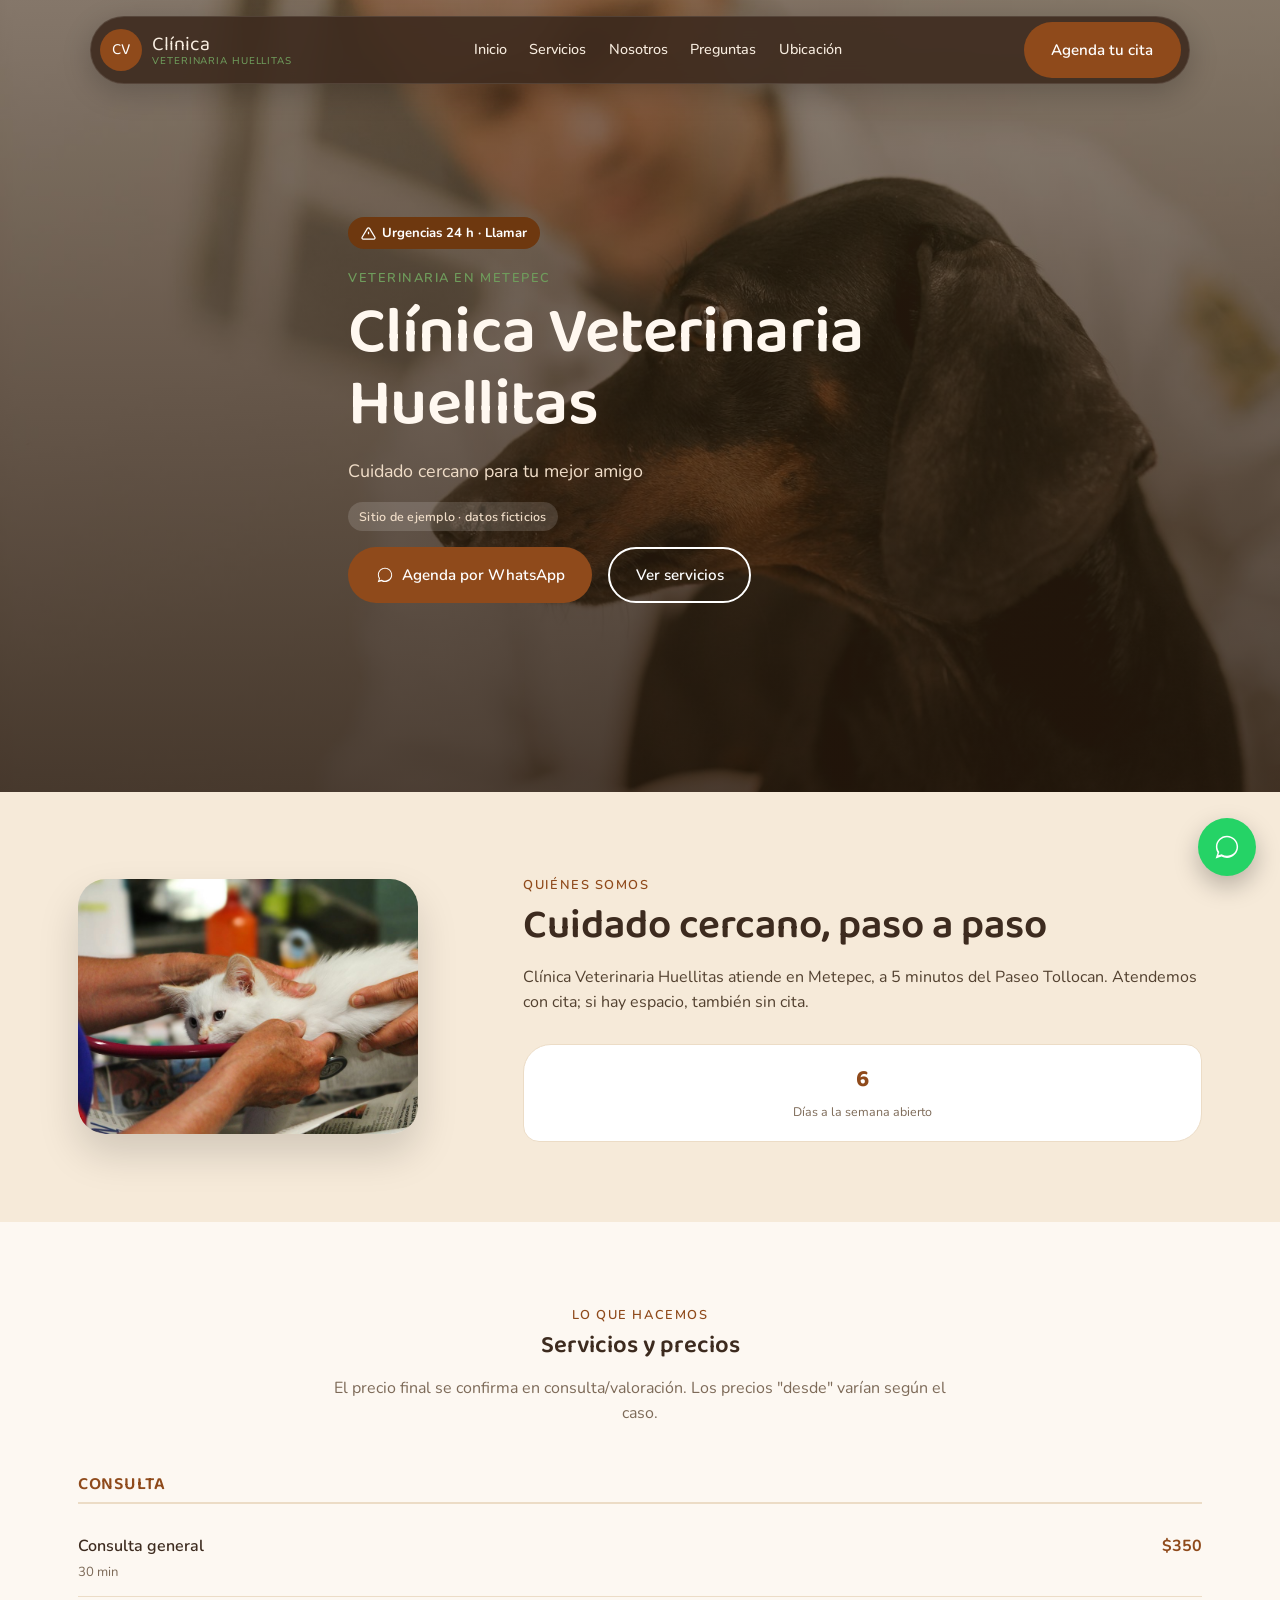
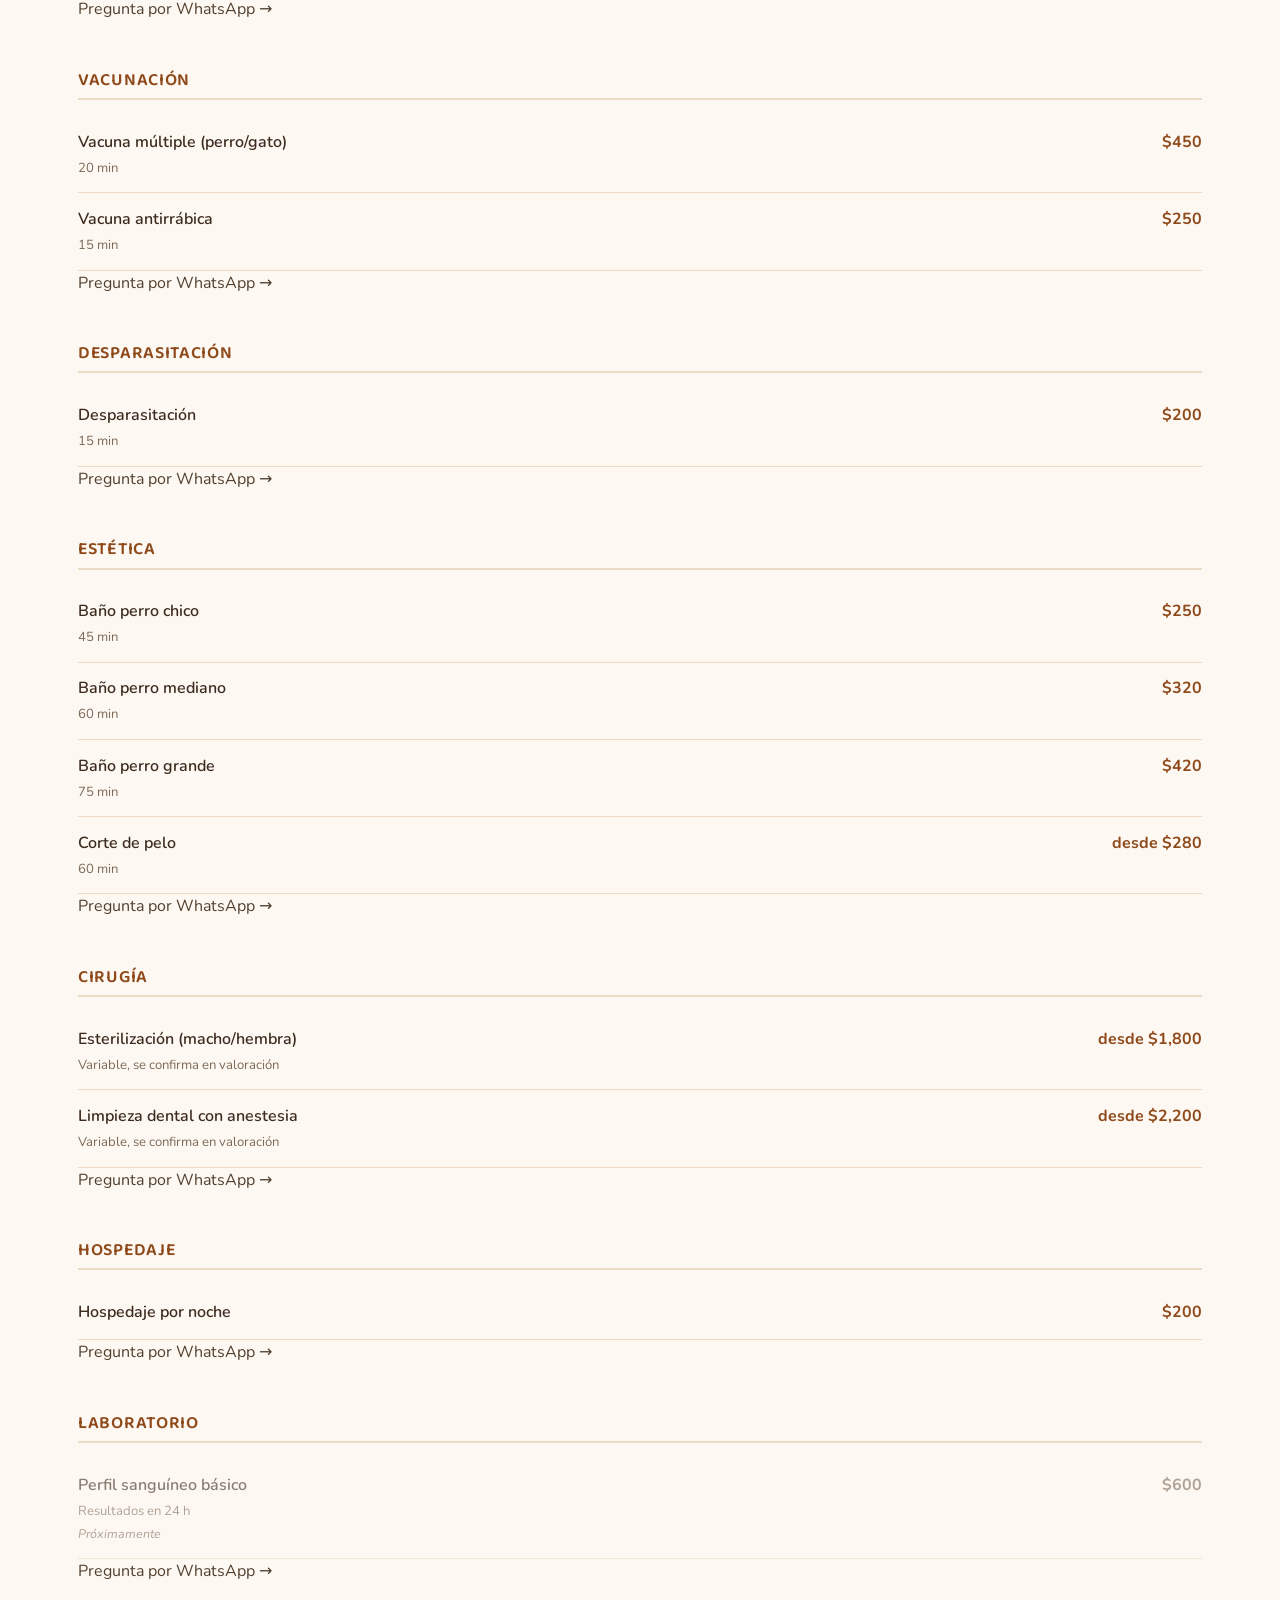
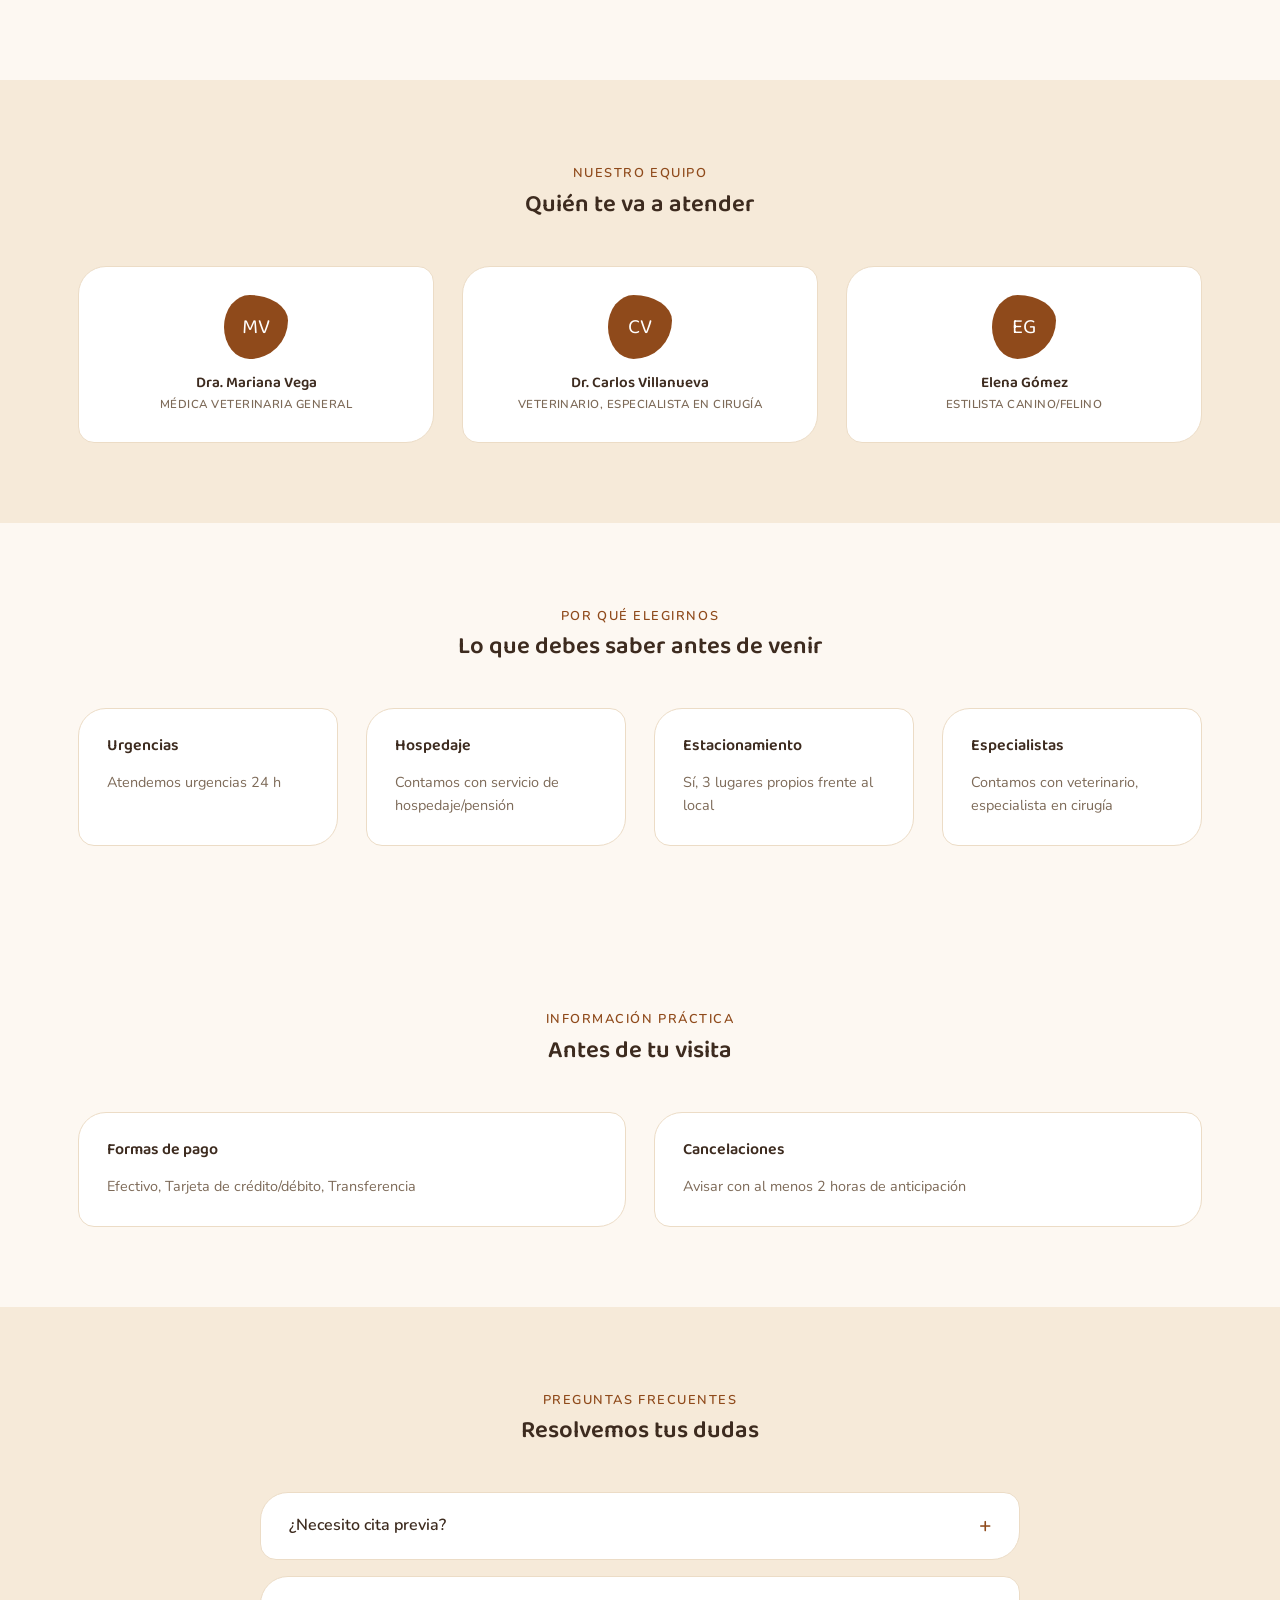
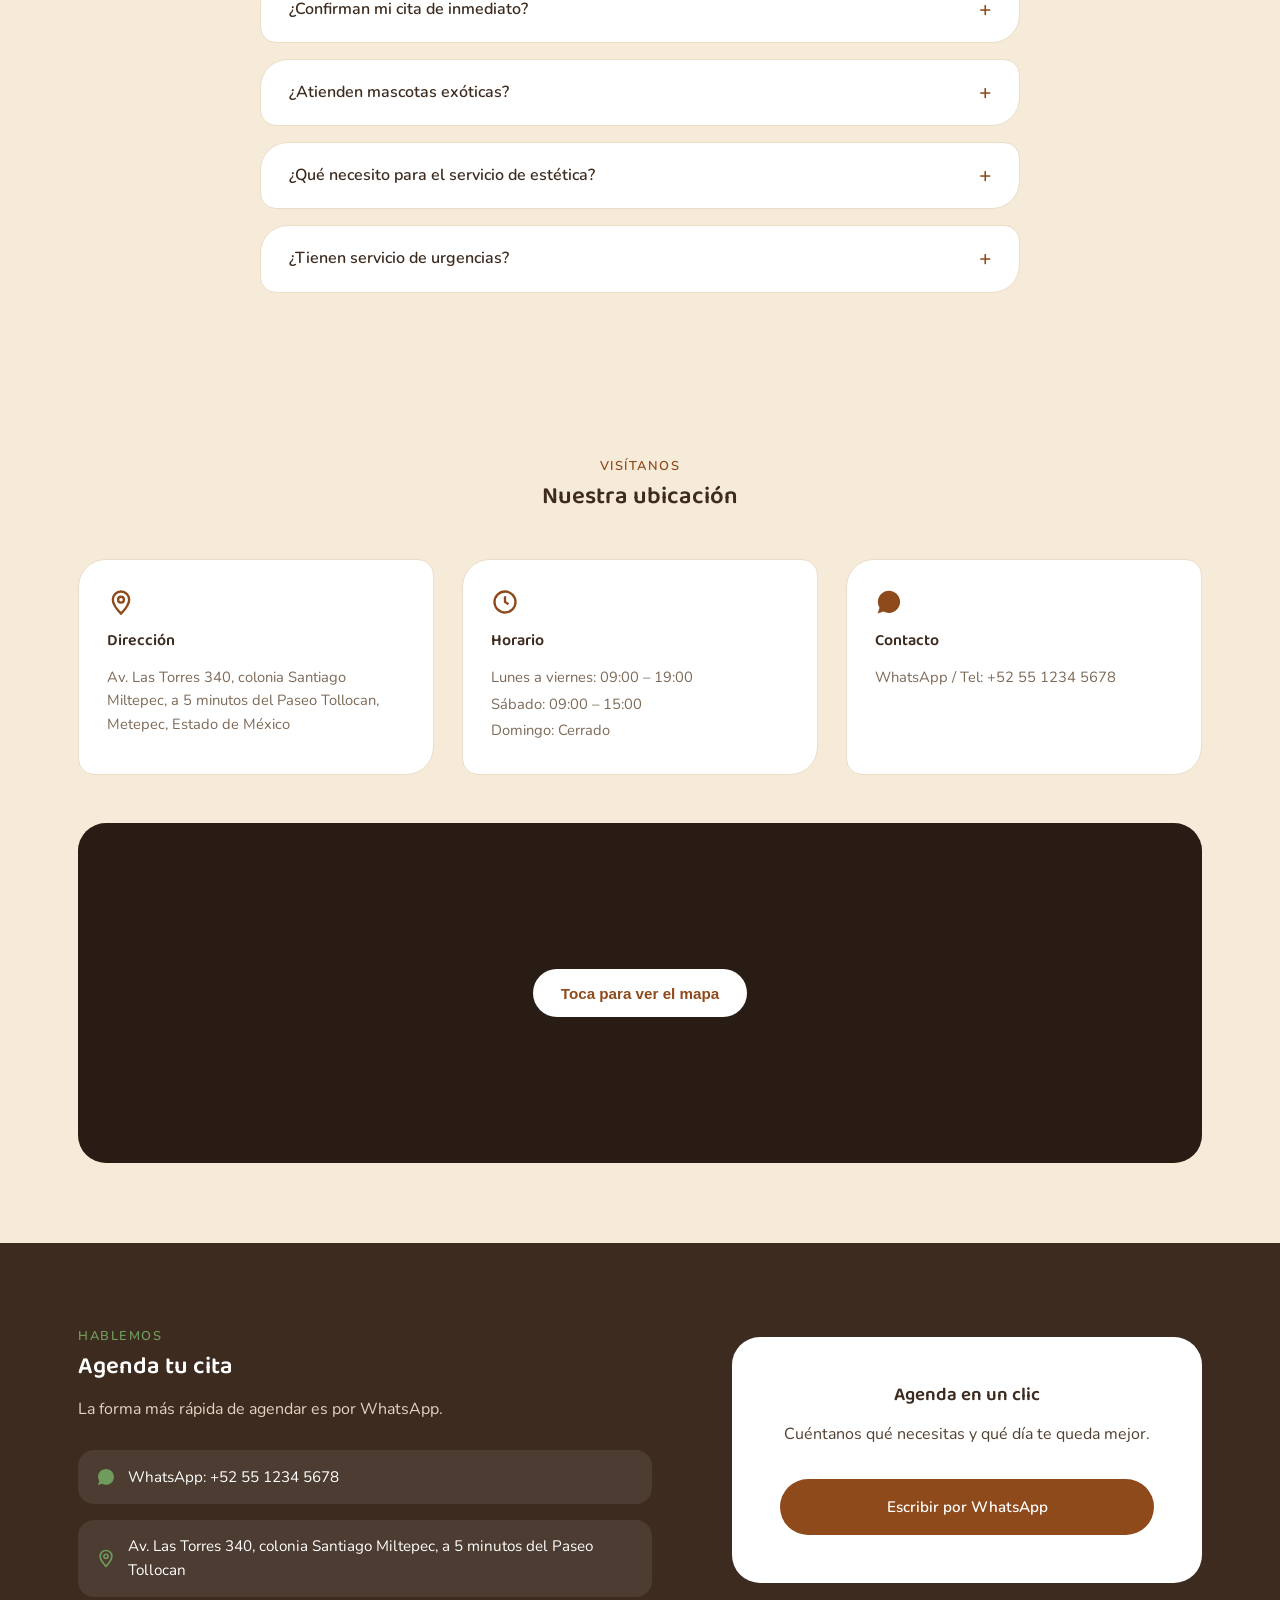
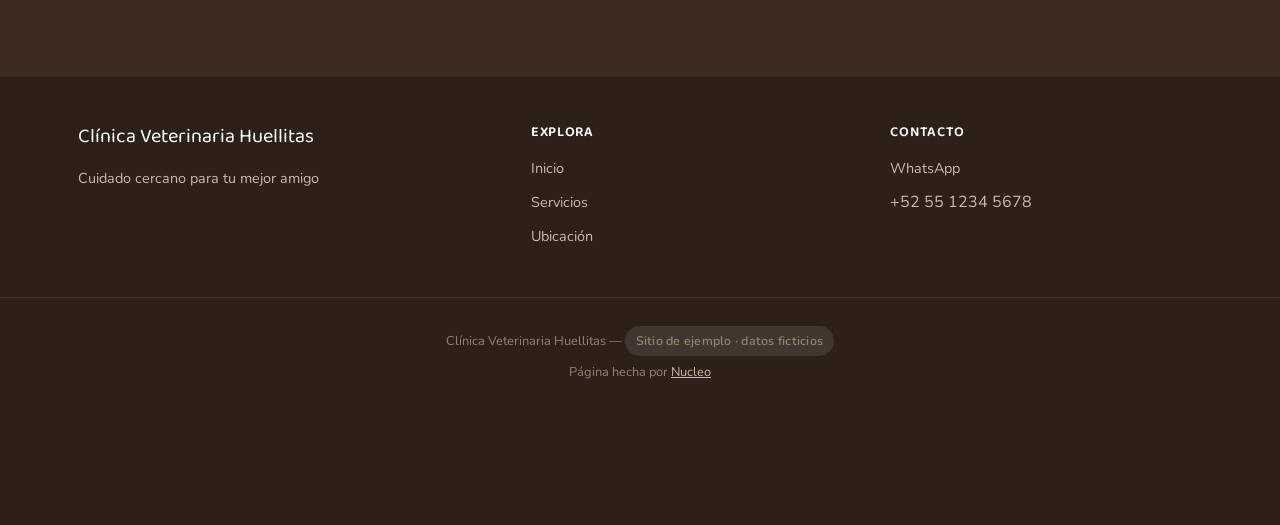
<file: docs/huellitas/index.html>
<!DOCTYPE html>
<html lang="es-MX">
<head>
<meta charset="UTF-8">
<meta name="viewport" content="width=device-width, initial-scale=1.0">
<title>Clínica Veterinaria Huellitas — Cuidado cercano para tu mejor amigo</title>
<meta name="robots" content="noindex, nofollow">

<link rel="preconnect" href="https://fonts.googleapis.com">
<link rel="preconnect" href="https://fonts.gstatic.com" crossorigin>
<link href="https://fonts.googleapis.com/css2?family=Baloo+2:wght@500;600;700&family=Nunito:wght@400;600;700;800&display=swap" rel="stylesheet">

<meta name="description" content="Clínica Veterinaria Huellitas — Cuidado cercano para tu mejor amigo en Metepec. Agenda por WhatsApp.">
<link rel="canonical" href="https://a01771796-alt.github.io/web-salud-template/huellitas/">

<meta property="og:type" content="website">
<meta property="og:site_name" content="Clínica Veterinaria Huellitas">
<meta property="og:title" content="Clínica Veterinaria Huellitas — Cuidado cercano para tu mejor amigo">
<meta property="og:description" content="Clínica Veterinaria Huellitas — Cuidado cercano para tu mejor amigo en Metepec. Agenda por WhatsApp.">
<meta property="og:url" content="https://a01771796-alt.github.io/web-salud-template/huellitas/">
<meta property="og:image" content="https://a01771796-alt.github.io/web-salud-template/huellitas/images/og-image.jpg">
<meta property="og:image:secure_url" content="https://a01771796-alt.github.io/web-salud-template/huellitas/images/og-image.jpg">
<meta property="og:image:type" content="image/jpeg">
<meta property="og:image:width" content="1200">
<meta property="og:image:height" content="630">
<meta property="og:locale" content="es_MX">

<meta name="twitter:card" content="summary_large_image">
<meta name="twitter:title" content="Clínica Veterinaria Huellitas — Cuidado cercano para tu mejor amigo">
<meta name="twitter:description" content="Clínica Veterinaria Huellitas — Cuidado cercano para tu mejor amigo en Metepec. Agenda por WhatsApp.">
<meta name="twitter:image" content="https://a01771796-alt.github.io/web-salud-template/huellitas/images/og-image.jpg">

<link rel="icon" type="image/svg+xml" href="favicon.svg">
<link rel="stylesheet" href="style.css">

<script type="application/ld+json">
{
  "@context": "https://schema.org",
  "@type": "VeterinaryCare",
  "name": "Clínica Veterinaria Huellitas",
  "image": "https://a01771796-alt.github.io/web-salud-template/huellitas/images/og-image.jpg",
  "url": "https://a01771796-alt.github.io/web-salud-template/huellitas/",
  "address": {
    "@type": "PostalAddress",
    "streetAddress": "Av. Las Torres 340, colonia Santiago Miltepec",
    "addressLocality": "Metepec",
    "addressRegion": "Estado de México",
    "postalCode": "52140",
    "addressCountry": "MX"
  },
  "geo": { "@type": "GeoCoordinates", "latitude": 19.2695, "longitude": -99.5951 },
  "telephone": "+52 55 1234 5678",
  "openingHoursSpecification": [
    {
      "@type": "OpeningHoursSpecification",
      "dayOfWeek": ["Monday", "Tuesday", "Wednesday", "Thursday", "Friday"],
      "opens": "09:00",
      "closes": "19:00"
    },
    {
      "@type": "OpeningHoursSpecification",
      "dayOfWeek": ["Saturday"],
      "opens": "09:00",
      "closes": "15:00"
    }
  ]
}
</script>
</head>
<body>
<header class="site-header">
  <div class="header-inner">
    <a href="#top" class="brand">
      <span class="brand-badge" aria-hidden="true">CV</span>
      <span class="brand-name">Clínica<small>Veterinaria Huellitas</small></span>
    </a>
    <nav class="main-nav" id="main-nav">
      <a href="#top">Inicio</a>
      <a href="#servicios">Servicios</a>
      <a href="#nosotros">Nosotros</a>
      <a href="#faq">Preguntas</a>
      <a href="#ubicacion">Ubicación</a>
    </nav>
    <div class="header-actions">
      <a class="btn btn-primary" href="https://wa.me/525512345678?text=Hola%2C%20quiero%20agendar%20una%20cita%20en%20Cl%C3%ADnica%20Veterinaria%20Huellitas" target="_blank" rel="noopener">Agenda tu cita</a>
      <button class="nav-toggle" id="nav-toggle" aria-expanded="false" aria-controls="main-nav" aria-label="Abrir menú"><span></span></button>
    </div>
  </div>
</header>
<!-- FOTO PLACEHOLDER: reemplazar por foto real del local; esta es una foto de stock de referencia de estilo (ver CREDITOS.md) -->
<section class="hero" id="top">
  <div class="hero-bg" role="img" aria-label="Ambientación de clínica veterinaria, foto de referencia"></div>
  <div class="container hero-content">
    <a class="urgencias-pill" href="tel:+525512345678">
      <svg aria-hidden="true" viewBox="0 0 24 24" fill="none" stroke="currentColor" stroke-width="2"><path d="M12 9v4M12 17h.01M10.3 3.9 1.8 18a2 2 0 0 0 1.7 3h17a2 2 0 0 0 1.7-3L13.7 3.9a2 2 0 0 0-3.4 0Z"/></svg>
      <span>Urgencias 24 h · Llamar</span>
    </a>
    <span class="eyebrow">Veterinaria en Metepec</span>
    <h1>Clínica Veterinaria Huellitas</h1>
    <p class="lead">Cuidado cercano para tu mejor amigo</p>
    <span class="demo-tag">Sitio de ejemplo · datos ficticios</span>
    <div class="hero-actions">
      <a class="btn btn-primary" href="https://wa.me/525512345678?text=Hola%2C%20quiero%20agendar%20una%20cita%20en%20Cl%C3%ADnica%20Veterinaria%20Huellitas" target="_blank" rel="noopener">
        <svg aria-hidden="true" viewBox="0 0 32 32" fill="currentColor"><path d="M16 3C9 3 3.3 8.7 3.3 15.7c0 2.5.7 4.8 1.9 6.8L3 29l6.7-2.1c1.9 1 4 1.6 6.3 1.6 7 0 12.7-5.7 12.7-12.7C28.7 8.7 23 3 16 3zm0 23c-2 0-3.9-.5-5.6-1.5l-.4-.2-4 1.2 1.2-3.9-.3-.4C5.8 19.6 5 17.7 5 15.7 5 9.7 9.9 4.8 16 4.8s11 4.9 11 10.9S22.1 26 16 26z"/></svg>
        Agenda por WhatsApp
      </a>
      <a class="btn btn-outline" href="#servicios">Ver servicios</a>
    </div>
  </div>
</section>
<section class="about" id="nosotros">
  <div class="container about-grid">
    <!-- FOTO PLACEHOLDER: reemplazar por foto real del local o del equipo; esta es una foto de stock de referencia de estilo (ver CREDITOS.md) -->
    <div class="about-card">
      <img src="images/about.jpg" alt="Ambientación de clínica veterinaria, foto de referencia" width="800" height="600" loading="lazy">
    </div>
    <div class="about-text">
      <span class="eyebrow">Quiénes somos</span>
      <h2>Cuidado cercano, paso a paso</h2>
      <p>Clínica Veterinaria Huellitas atiende en Metepec, a 5 minutos del Paseo Tollocan. Atendemos con cita; si hay espacio, también sin cita.</p>
      
      <!-- PENDIENTE: confirmar año de apertura, historia y tamaño real del equipo -->
      <div class="about-facts">
        <div class="about-fact"><strong>6</strong><span>Días a la semana abierto</span></div>
      </div>
    </div>
  </div>
</section>
<section id="servicios">
  <div class="container">
    <div class="section-head">
      <span class="eyebrow">Lo que hacemos</span>
      <h2>Servicios y precios</h2>
      <p>El precio final se confirma en consulta/valoración. Los precios "desde" varían según el caso.</p>
    </div>
    <div class="servicios-categoria">
      <h3>Consulta</h3>
      <div class="servicio-row">
        <div class="servicio-info">
          <span class="servicio-nombre">Consulta general</span>
          <span class="servicio-duracion">30 min</span>
          
        </div>
        <span class="servicio-precio">$350</span>
      </div>
      <p class="services-note"><a href="https://wa.me/525512345678?text=Hola%2C%20quisiera%20m%C3%A1s%20informaci%C3%B3n%20sobre%20servicios%20de%20consulta" target="_blank" rel="noopener">Pregunta por WhatsApp →</a></p>
    </div>
    <div class="servicios-categoria">
      <h3>Vacunación</h3>
      <div class="servicio-row">
        <div class="servicio-info">
          <span class="servicio-nombre">Vacuna múltiple (perro/gato)</span>
          <span class="servicio-duracion">20 min</span>
          
        </div>
        <span class="servicio-precio">$450</span>
      </div>
      <div class="servicio-row">
        <div class="servicio-info">
          <span class="servicio-nombre">Vacuna antirrábica</span>
          <span class="servicio-duracion">15 min</span>
          
        </div>
        <span class="servicio-precio">$250</span>
      </div>
      <p class="services-note"><a href="https://wa.me/525512345678?text=Hola%2C%20quisiera%20m%C3%A1s%20informaci%C3%B3n%20sobre%20servicios%20de%20vacunaci%C3%B3n" target="_blank" rel="noopener">Pregunta por WhatsApp →</a></p>
    </div>
    <div class="servicios-categoria">
      <h3>Desparasitación</h3>
      <div class="servicio-row">
        <div class="servicio-info">
          <span class="servicio-nombre">Desparasitación</span>
          <span class="servicio-duracion">15 min</span>
          
        </div>
        <span class="servicio-precio">$200</span>
      </div>
      <p class="services-note"><a href="https://wa.me/525512345678?text=Hola%2C%20quisiera%20m%C3%A1s%20informaci%C3%B3n%20sobre%20servicios%20de%20desparasitaci%C3%B3n" target="_blank" rel="noopener">Pregunta por WhatsApp →</a></p>
    </div>
    <div class="servicios-categoria">
      <h3>Estética</h3>
      <div class="servicio-row">
        <div class="servicio-info">
          <span class="servicio-nombre">Baño perro chico</span>
          <span class="servicio-duracion">45 min</span>
          
        </div>
        <span class="servicio-precio">$250</span>
      </div>
      <div class="servicio-row">
        <div class="servicio-info">
          <span class="servicio-nombre">Baño perro mediano</span>
          <span class="servicio-duracion">60 min</span>
          
        </div>
        <span class="servicio-precio">$320</span>
      </div>
      <div class="servicio-row">
        <div class="servicio-info">
          <span class="servicio-nombre">Baño perro grande</span>
          <span class="servicio-duracion">75 min</span>
          
        </div>
        <span class="servicio-precio">$420</span>
      </div>
      <div class="servicio-row">
        <div class="servicio-info">
          <span class="servicio-nombre">Corte de pelo</span>
          <span class="servicio-duracion">60 min</span>
          
        </div>
        <span class="servicio-precio">desde $280</span>
      </div>
      <p class="services-note"><a href="https://wa.me/525512345678?text=Hola%2C%20quisiera%20m%C3%A1s%20informaci%C3%B3n%20sobre%20servicios%20de%20est%C3%A9tica" target="_blank" rel="noopener">Pregunta por WhatsApp →</a></p>
    </div>
    <div class="servicios-categoria">
      <h3>Cirugía</h3>
      <div class="servicio-row">
        <div class="servicio-info">
          <span class="servicio-nombre">Esterilización (macho/hembra)</span>
          <span class="servicio-duracion">Variable, se confirma en valoración</span>
          
        </div>
        <span class="servicio-precio">desde $1,800</span>
      </div>
      <div class="servicio-row">
        <div class="servicio-info">
          <span class="servicio-nombre">Limpieza dental con anestesia</span>
          <span class="servicio-duracion">Variable, se confirma en valoración</span>
          
        </div>
        <span class="servicio-precio">desde $2,200</span>
      </div>
      <p class="services-note"><a href="https://wa.me/525512345678?text=Hola%2C%20quisiera%20m%C3%A1s%20informaci%C3%B3n%20sobre%20servicios%20de%20cirug%C3%ADa" target="_blank" rel="noopener">Pregunta por WhatsApp →</a></p>
    </div>
    <div class="servicios-categoria">
      <h3>Hospedaje</h3>
      <div class="servicio-row">
        <div class="servicio-info">
          <span class="servicio-nombre">Hospedaje por noche</span>
          
          
        </div>
        <span class="servicio-precio">$200</span>
      </div>
      <p class="services-note"><a href="https://wa.me/525512345678?text=Hola%2C%20quisiera%20m%C3%A1s%20informaci%C3%B3n%20sobre%20servicios%20de%20hospedaje" target="_blank" rel="noopener">Pregunta por WhatsApp →</a></p>
    </div>
    <div class="servicios-categoria">
      <h3>Laboratorio</h3>
      <div class="servicio-row no-disponible">
        <div class="servicio-info">
          <span class="servicio-nombre">Perfil sanguíneo básico</span>
          <span class="servicio-duracion">Resultados en 24 h</span>
          <span class="servicio-nota-disp">Próximamente</span>
        </div>
        <span class="servicio-precio">$600</span>
      </div>
      <p class="services-note"><a href="https://wa.me/525512345678?text=Hola%2C%20quisiera%20m%C3%A1s%20informaci%C3%B3n%20sobre%20servicios%20de%20laboratorio" target="_blank" rel="noopener">Pregunta por WhatsApp →</a></p>
    </div>
  </div>
</section>
<section class="about" id="equipo">
  <div class="container">
    <div class="section-head">
      <span class="eyebrow">Nuestro equipo</span>
      <h2>Quién te va a atender</h2>
    </div>
    <div class="equipo-grid">
      <div class="equipo-card">
        <div class="equipo-avatar">MV</div>
        <h3>Dra. Mariana Vega</h3>
        <p>Médica veterinaria general</p>
      </div>
      <div class="equipo-card">
        <div class="equipo-avatar">CV</div>
        <h3>Dr. Carlos Villanueva</h3>
        <p>Veterinario, especialista en cirugía</p>
      </div>
      <div class="equipo-card">
        <div class="equipo-avatar">EG</div>
        <h3>Elena Gómez</h3>
        <p>Estilista canino/felino</p>
      </div>
    </div>
  </div>
</section>
<section id="porque-elegirnos">
  <div class="container">
    <div class="section-head">
      <span class="eyebrow">Por qué elegirnos</span>
      <h2>Lo que debes saber antes de venir</h2>
    </div>
    <div class="porque-grid">
      <div class="porque-card"><h3>Urgencias</h3><p>Atendemos urgencias 24 h</p></div>
      <div class="porque-card"><h3>Hospedaje</h3><p>Contamos con servicio de hospedaje/pensión</p></div>
      <div class="porque-card"><h3>Estacionamiento</h3><p>Sí, 3 lugares propios frente al local</p></div>
      <div class="porque-card"><h3>Especialistas</h3><p>Contamos con veterinario, especialista en cirugía</p></div>
    </div>
  </div>
</section>
<section id="info-practica">
  <div class="container">
    <div class="section-head">
      <span class="eyebrow">Información práctica</span>
      <h2>Antes de tu visita</h2>
    </div>
    <div class="porque-grid">
      <div class="porque-card"><h3>Formas de pago</h3><p>Efectivo, Tarjeta de crédito/débito, Transferencia</p></div>
      <div class="porque-card"><h3>Cancelaciones</h3><p>Avisar con al menos 2 horas de anticipación</p></div>
    </div>
  </div>
</section>
<section class="about" id="faq">
  <div class="container">
    <div class="section-head">
      <span class="eyebrow">Preguntas frecuentes</span>
      <h2>Resolvemos tus dudas</h2>
    </div>
    <div class="faq-list">
      <details class="faq-item">
        <summary>¿Necesito cita previa?</summary>
        <p>Se recomienda agendar cita, aunque también aceptamos clientes por orden de llegada si hay espacio disponible (sin garantía de horario).</p>
      </details>
      <details class="faq-item">
        <summary>¿Confirman mi cita de inmediato?</summary>
        <p>No es automático: las citas solicitadas por WhatsApp quedan pendientes de que un encargado confirme la disponibilidad final por el mismo medio.</p>
      </details>
      <details class="faq-item">
        <summary>¿Atienden mascotas exóticas?</summary>
        <p>Solo previa consulta telefónica — los exóticos no se agendan directamente por WhatsApp.</p>
      </details>
      <details class="faq-item">
        <summary>¿Qué necesito para el servicio de estética?</summary>
        <p>La mascota debe tener sus vacunas al corriente.</p>
      </details>
      <details class="faq-item">
        <summary>¿Tienen servicio de urgencias?</summary>
        <p>Sí, atendemos urgencias 24 horas — llama directo al 55-1234-5678.</p>
      </details>
    </div>
  </div>
</section>
<section class="about" id="ubicacion">
  <div class="container">
    <div class="section-head">
      <span class="eyebrow">Visítanos</span>
      <h2>Nuestra ubicación</h2>
    </div>
    <div class="location-grid">
      <div class="location-card">
        <svg aria-hidden="true" viewBox="0 0 24 24" fill="none" stroke="currentColor" stroke-width="2"><path d="M12 22s7-7.3 7-12a7 7 0 1 0-14 0c0 4.7 7 12 7 12z"/><circle cx="12" cy="10" r="2.5"/></svg>
        <h3>Dirección</h3>
        <p>Av. Las Torres 340, colonia Santiago Miltepec, a 5 minutos del Paseo Tollocan, Metepec, Estado de México</p>
      </div>
      <div class="location-card">
        <svg aria-hidden="true" viewBox="0 0 24 24" fill="none" stroke="currentColor" stroke-width="2"><circle cx="12" cy="12" r="9"/><path d="M12 7v5l3 2"/></svg>
        <h3>Horario</h3>
        <p>Lunes a viernes: 09:00 – 19:00</p>
        <p>Sábado: 09:00 – 15:00</p>
        <p>Domingo: Cerrado</p>
      </div>
      <div class="location-card">
        <svg aria-hidden="true" viewBox="0 0 32 32" fill="currentColor"><path d="M16 3C9 3 3.3 8.7 3.3 15.7c0 2.5.7 4.8 1.9 6.8L3 29l6.7-2.1c1.9 1 4 1.6 6.3 1.6 7 0 12.7-5.7 12.7-12.7C28.7 8.7 23 3 16 3z"/></svg>
        <h3>Contacto</h3>
        <p>WhatsApp / Tel: +52 55 1234 5678</p>
      </div>
    </div>
    <div class="map-placeholder" id="map-placeholder" data-lat="19.2695" data-lng="-99.5951" data-title="Ubicación de Clínica Veterinaria Huellitas">
      <button type="button" class="btn btn-light map-trigger" id="map-trigger">Toca para ver el mapa</button>
    </div>
  </div>
</section>
<section class="contact" id="contacto">
  <div class="container contact-grid">
    <div>
      <span class="eyebrow">Hablemos</span>
      <h2>Agenda tu cita</h2>
      <p class="lead">La forma más rápida de agendar es por WhatsApp.</p>
      <div class="contact-list">
        <div class="contact-item">
          <svg aria-hidden="true" viewBox="0 0 32 32" fill="currentColor"><path d="M16 3C9 3 3.3 8.7 3.3 15.7c0 2.5.7 4.8 1.9 6.8L3 29l6.7-2.1c1.9 1 4 1.6 6.3 1.6 7 0 12.7-5.7 12.7-12.7C28.7 8.7 23 3 16 3z"/></svg>
          <a href="https://wa.me/525512345678?text=Hola%2C%20quiero%20agendar%20una%20cita%20en%20Cl%C3%ADnica%20Veterinaria%20Huellitas" target="_blank" rel="noopener">WhatsApp: +52 55 1234 5678</a>
        </div>
        <div class="contact-item">
          <svg aria-hidden="true" viewBox="0 0 24 24" fill="none" stroke="currentColor" stroke-width="2"><path d="M12 22s7-7.3 7-12a7 7 0 1 0-14 0c0 4.7 7 12 7 12z"/><circle cx="12" cy="10" r="2.5"/></svg>
          <span>Av. Las Torres 340, colonia Santiago Miltepec, a 5 minutos del Paseo Tollocan</span>
        </div>
      </div>
    </div>
    <div class="contact-card">
      <h3>Agenda en un clic</h3>
      <p>Cuéntanos qué necesitas y qué día te queda mejor.</p>
      <a class="btn btn-primary" href="https://wa.me/525512345678?text=Hola%2C%20quiero%20agendar%20una%20cita%20en%20Cl%C3%ADnica%20Veterinaria%20Huellitas" target="_blank" rel="noopener">Escribir por WhatsApp</a>
    </div>
  </div>
</section>
<footer class="site-footer">
  <div class="container footer-grid">
    <div class="footer-brand">
      <span class="brand-name">Clínica Veterinaria Huellitas</span>
      <p>Cuidado cercano para tu mejor amigo</p>
    </div>
    <div class="footer-col">
      <h4>Explora</h4>
      <ul>
        <li><a href="#top">Inicio</a></li>
        <li><a href="#servicios">Servicios</a></li>
        <li><a href="#ubicacion">Ubicación</a></li>
      </ul>
    </div>
    <div class="footer-col">
      <h4>Contacto</h4>
      <ul>
        <li><a href="https://wa.me/525512345678" target="_blank" rel="noopener">WhatsApp</a></li>
        <li><span>+52 55 1234 5678</span></li>
      </ul>
    </div>
  </div>
  <div class="footer-bottom"><!-- PENDIENTE: dominio final antes de entregar --> Clínica Veterinaria Huellitas — <span class="demo-tag">Sitio de ejemplo · datos ficticios</span>
    <p class="footer-credito">Página hecha por <a href="https://nucleoia.com.mx" target="_blank" rel="noopener">Nucleo</a></p>
  </div>
</footer>
<a class="whatsapp-float" href="https://wa.me/525512345678?text=Hola%2C%20quiero%20agendar%20una%20cita%20en%20Cl%C3%ADnica%20Veterinaria%20Huellitas" target="_blank" rel="noopener" aria-label="Agenda tu cita por WhatsApp">
  <svg aria-hidden="true" viewBox="0 0 32 32" fill="currentColor"><path d="M16 3C9 3 3.3 8.7 3.3 15.7c0 2.5.7 4.8 1.9 6.8L3 29l6.7-2.1c1.9 1 4 1.6 6.3 1.6 7 0 12.7-5.7 12.7-12.7C28.7 8.7 23 3 16 3zm0 23c-2 0-3.9-.5-5.6-1.5l-.4-.2-4 1.2 1.2-3.9-.3-.4C5.8 19.6 5 17.7 5 15.7 5 9.7 9.9 4.8 16 4.8s11 4.9 11 10.9S22.1 26 16 26z"/></svg>
</a>
<script src="script.js"></script>
</body>
</html>
</file>
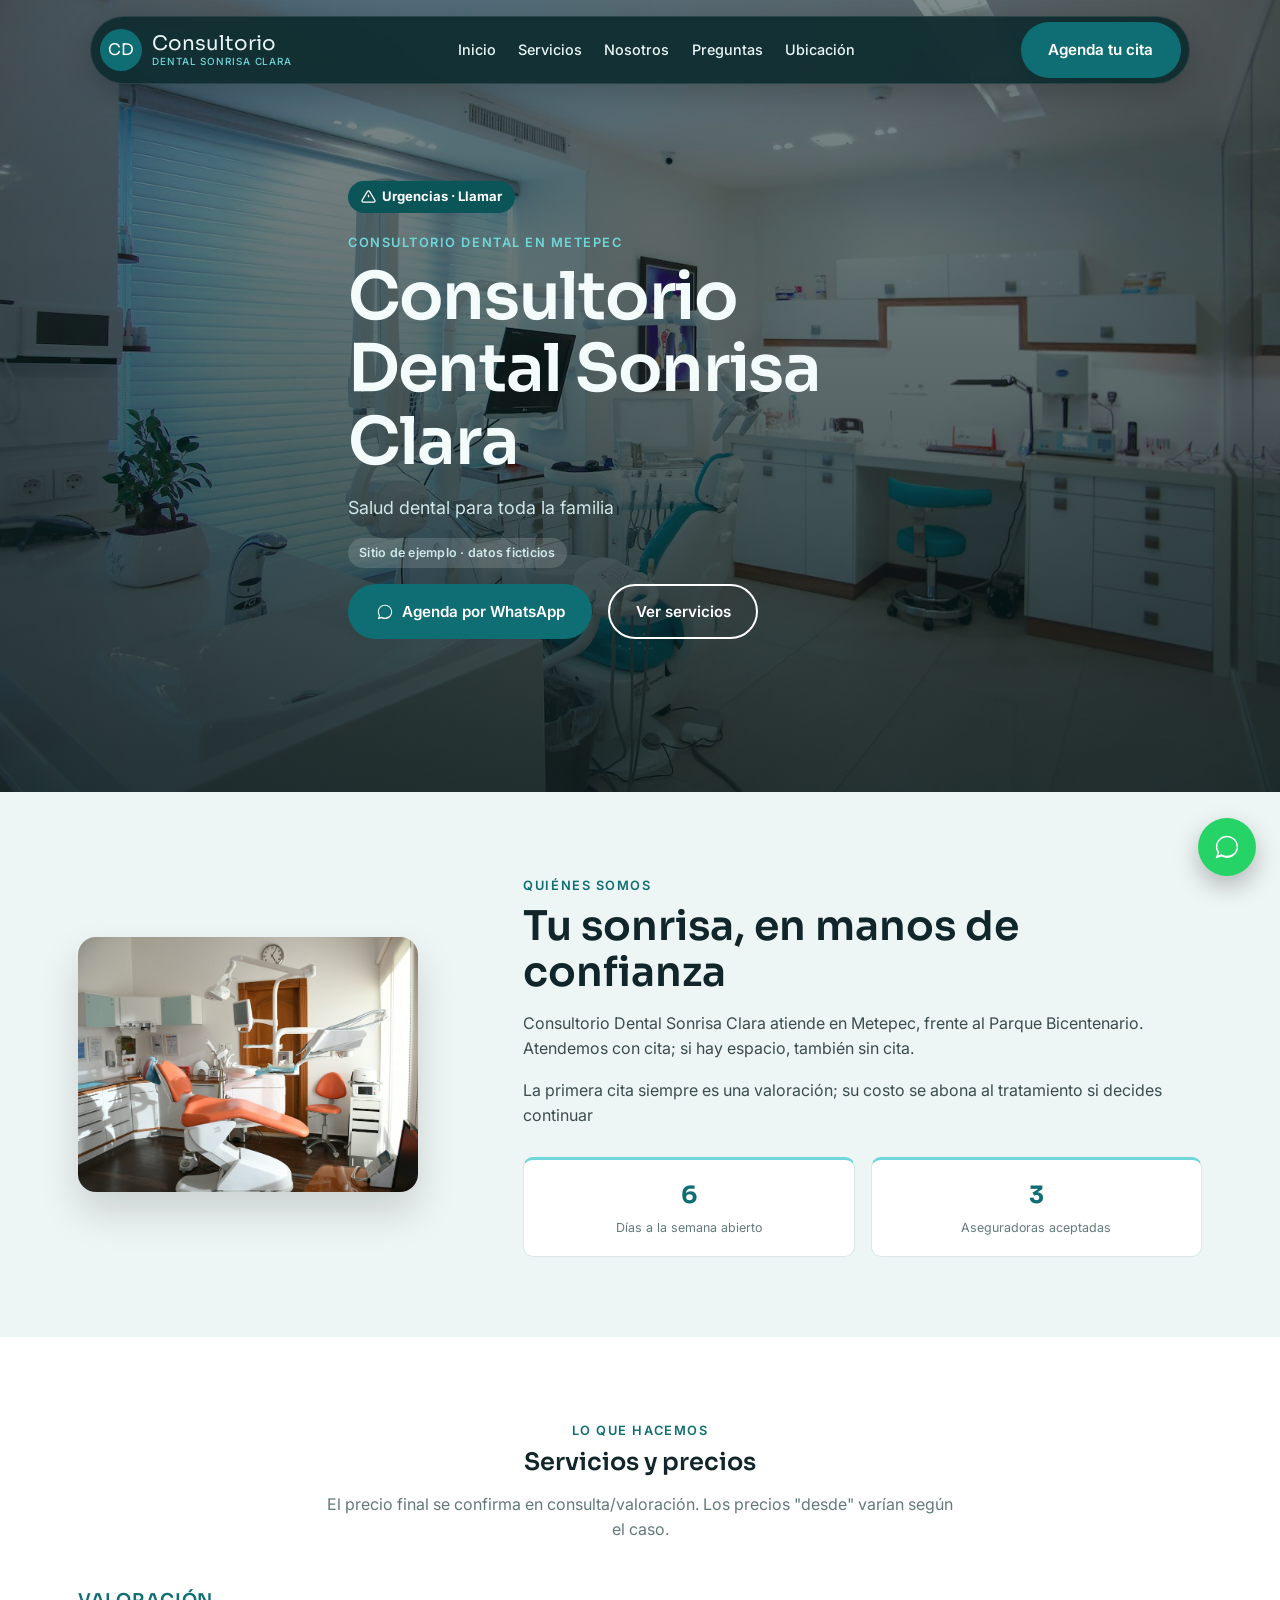
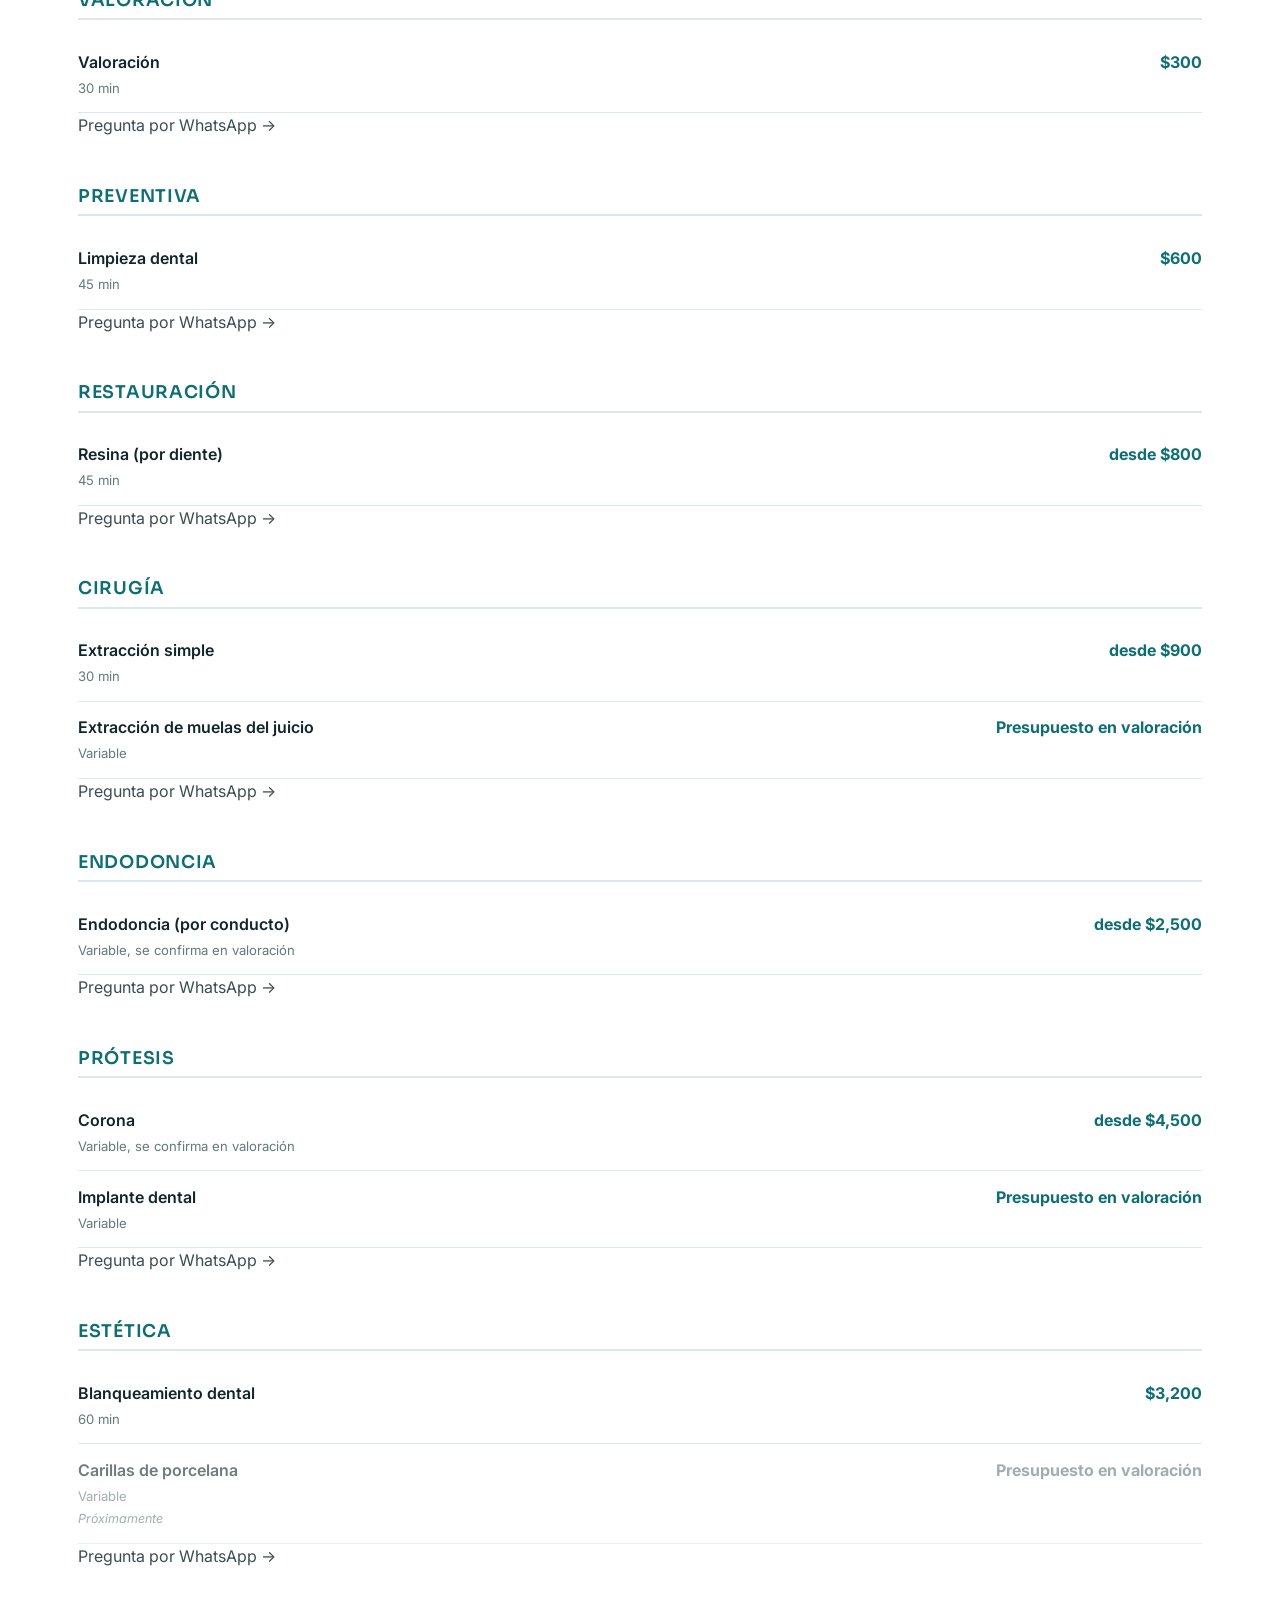
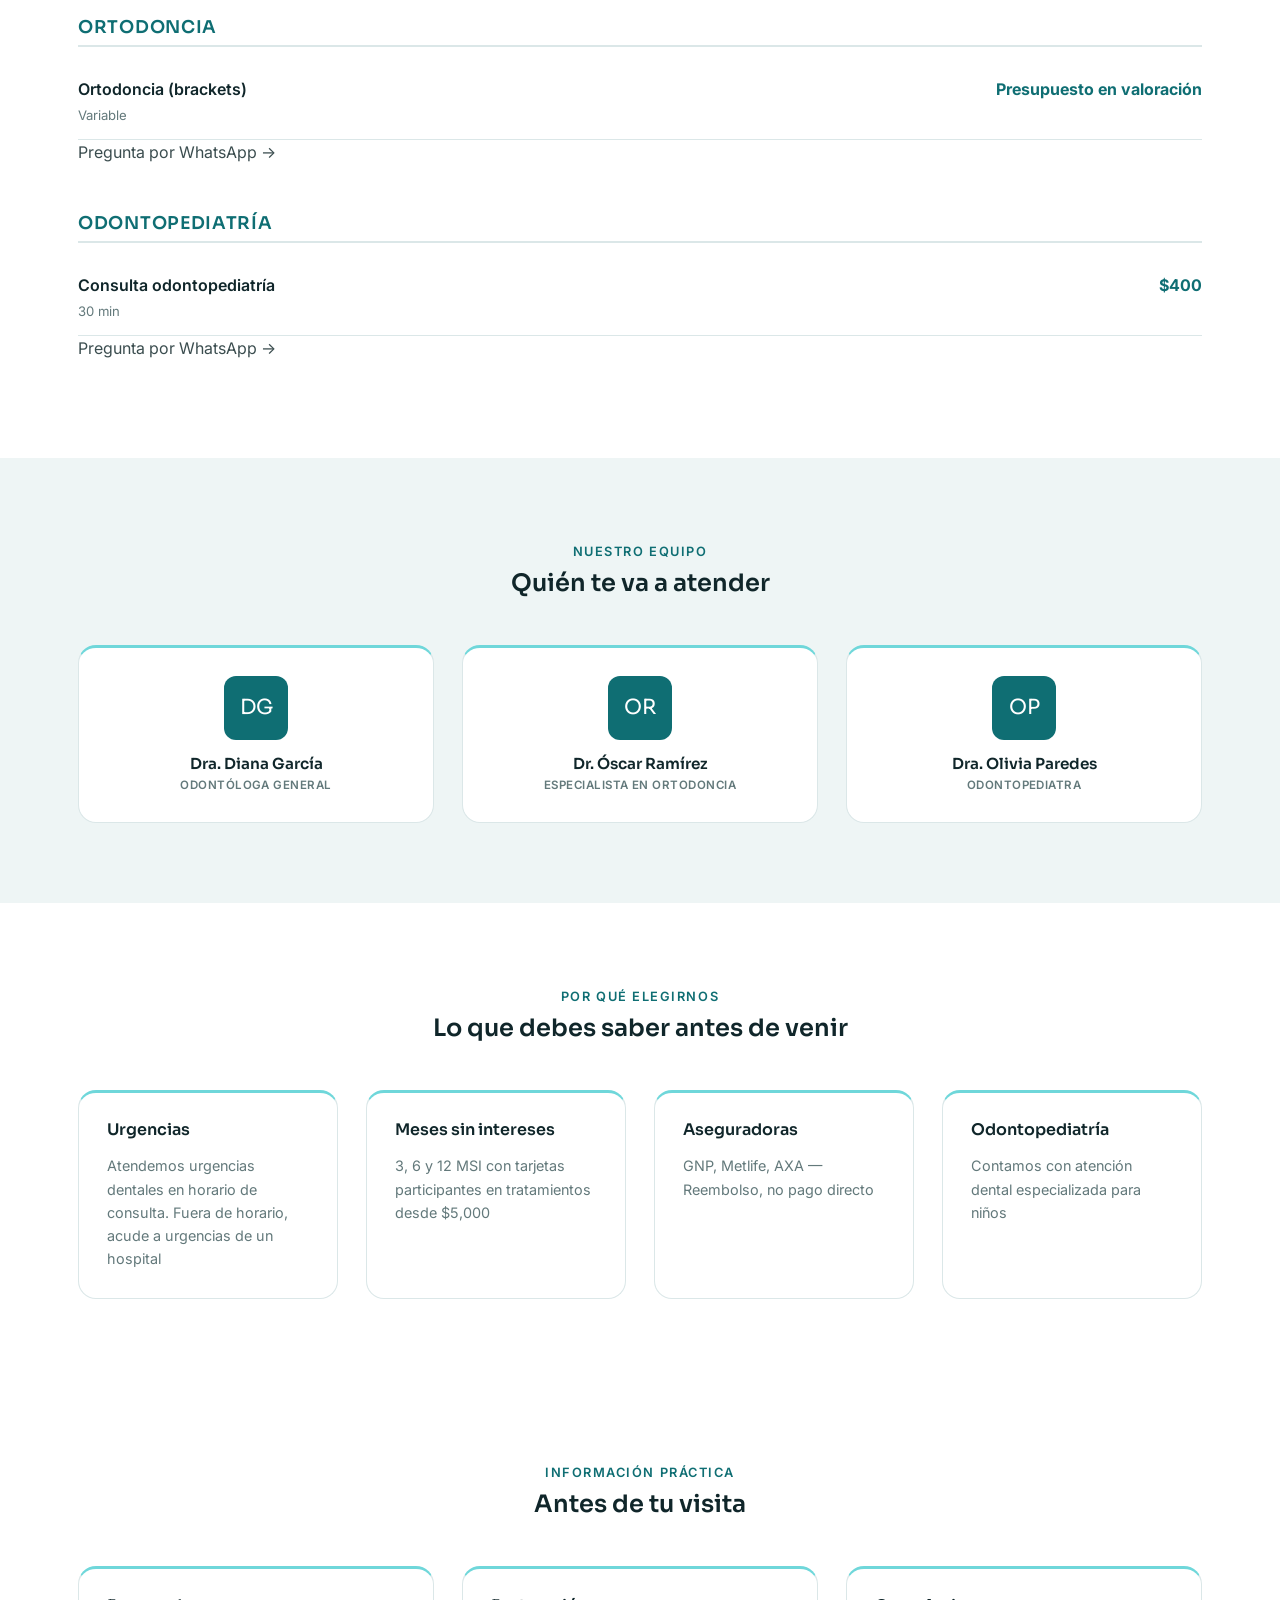
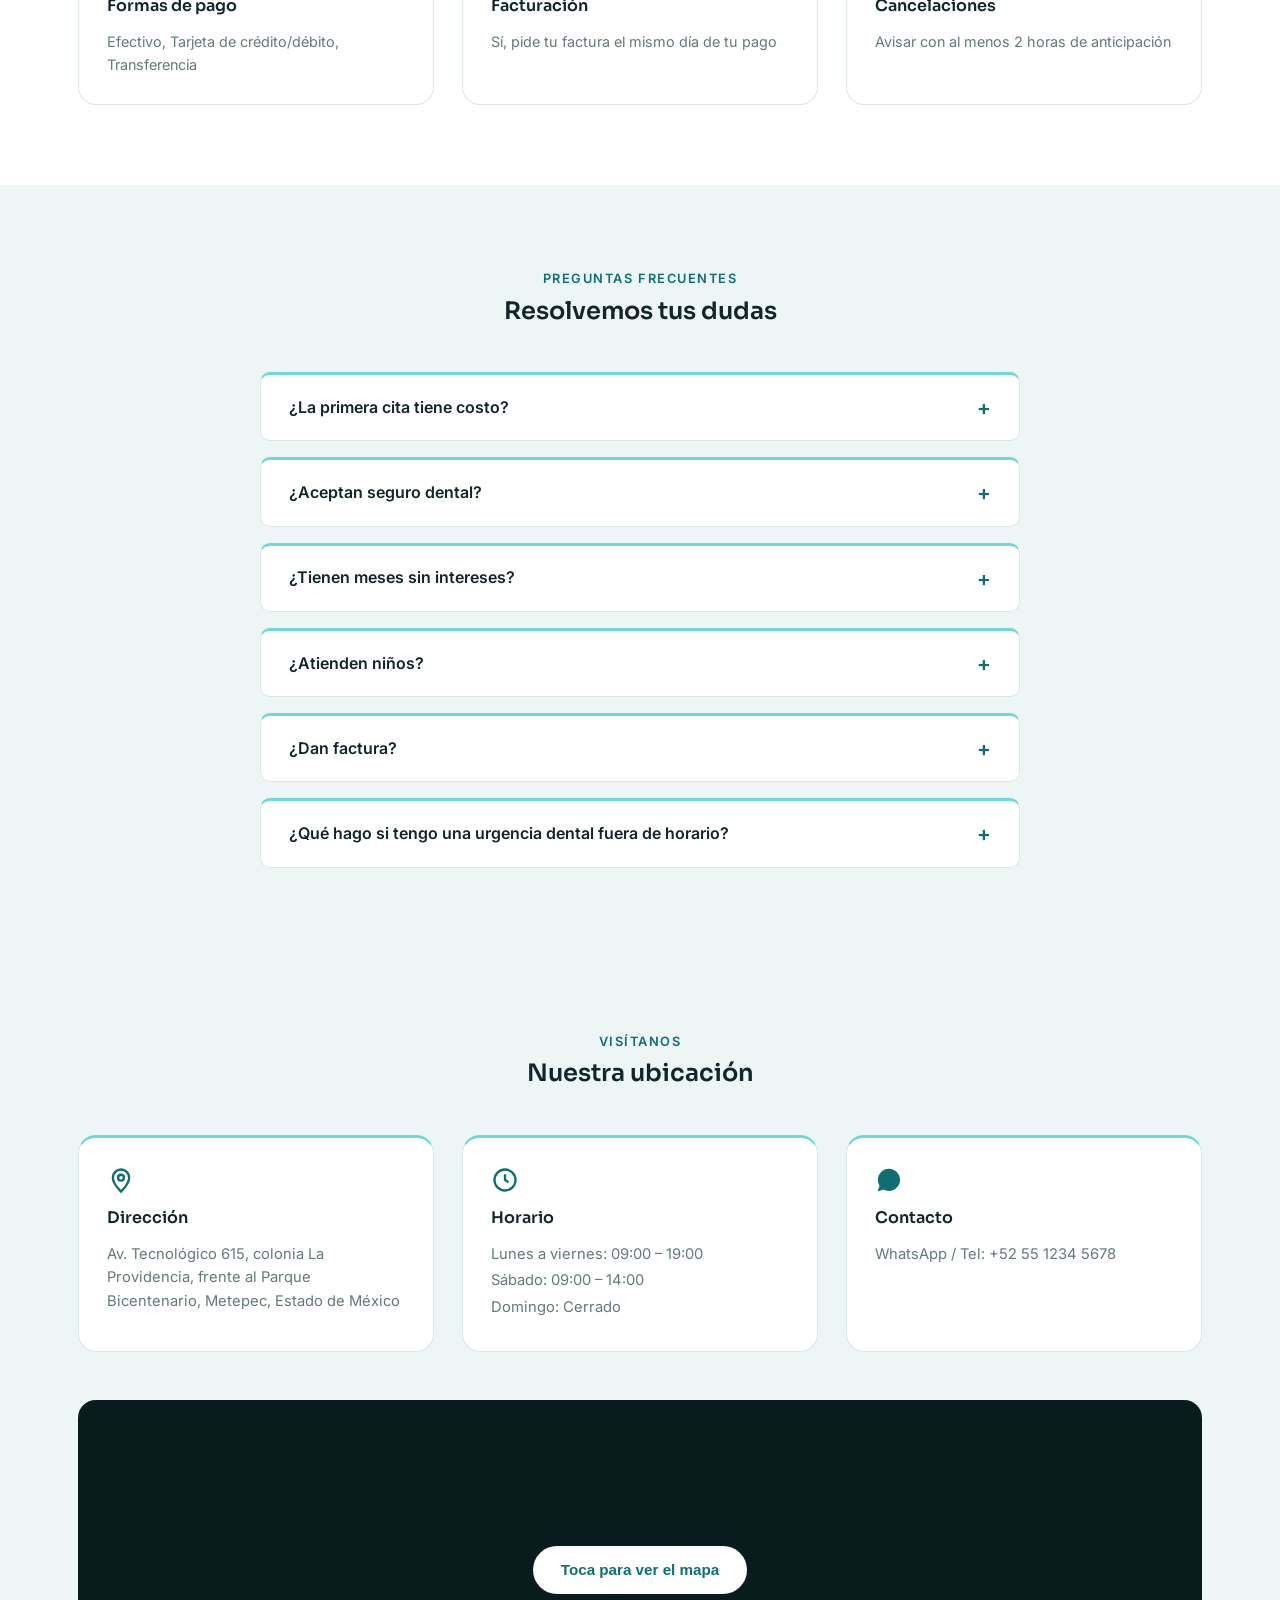
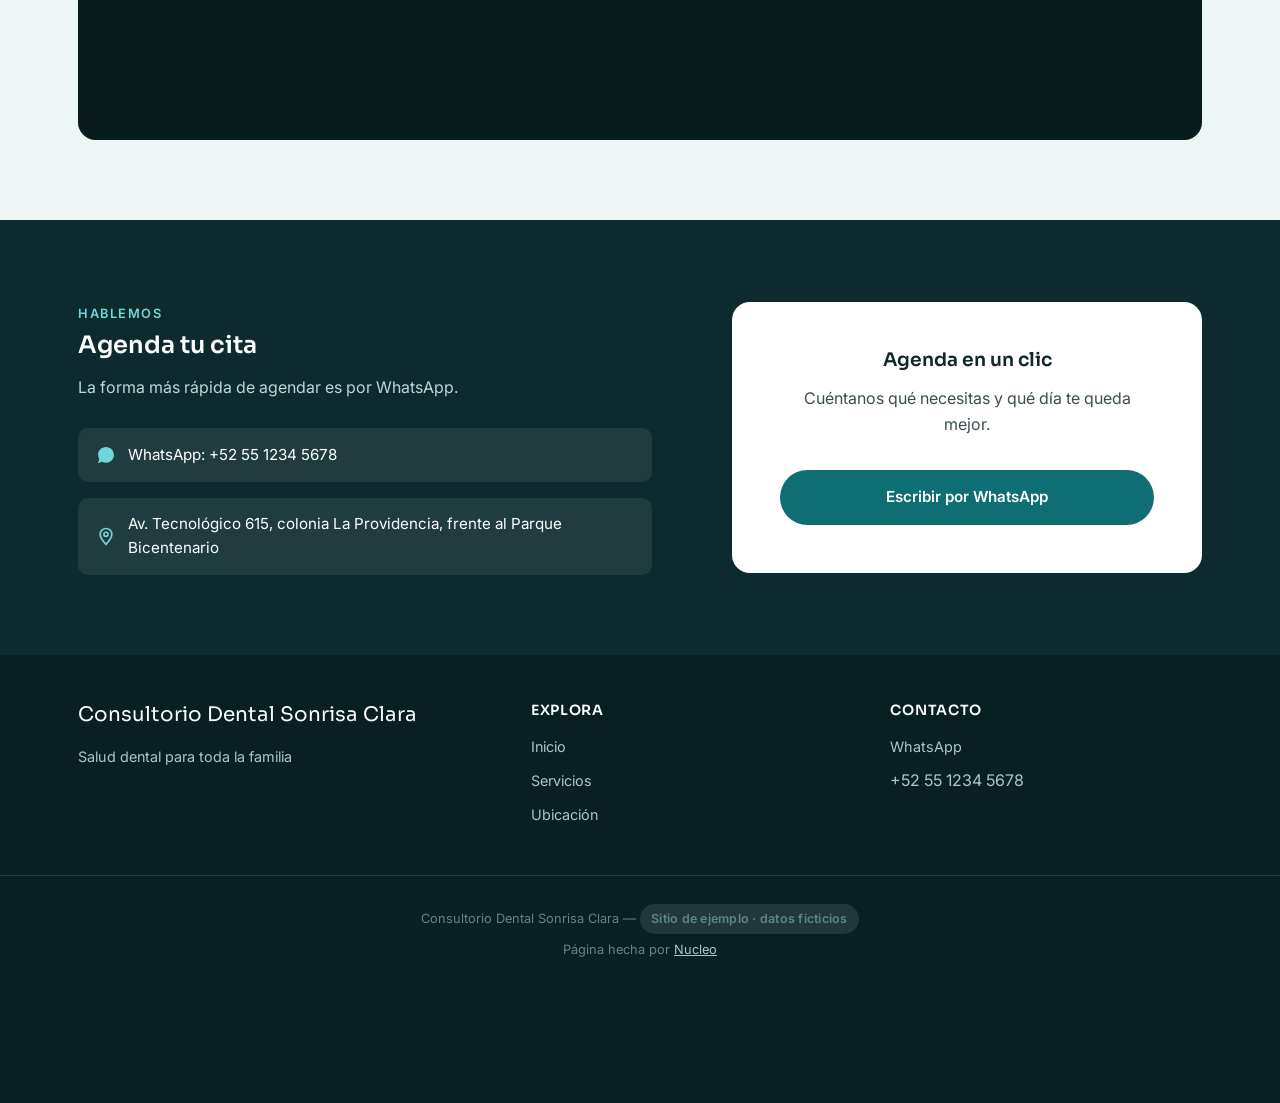
<file: docs/sonrisa-clara/index.html>
<!DOCTYPE html>
<html lang="es-MX">
<head>
<meta charset="UTF-8">
<meta name="viewport" content="width=device-width, initial-scale=1.0">
<title>Consultorio Dental Sonrisa Clara — Salud dental para toda la familia</title>
<meta name="robots" content="noindex, nofollow">

<link rel="preconnect" href="https://fonts.googleapis.com">
<link rel="preconnect" href="https://fonts.gstatic.com" crossorigin>
<link href="https://fonts.googleapis.com/css2?family=Sora:wght@500;600;700&family=Inter:wght@400;500;600;700&display=swap" rel="stylesheet">

<meta name="description" content="Consultorio Dental Sonrisa Clara — Salud dental para toda la familia en Metepec. Agenda por WhatsApp.">
<link rel="canonical" href="https://a01771796-alt.github.io/web-salud-template/sonrisa-clara/">

<meta property="og:type" content="website">
<meta property="og:site_name" content="Consultorio Dental Sonrisa Clara">
<meta property="og:title" content="Consultorio Dental Sonrisa Clara — Salud dental para toda la familia">
<meta property="og:description" content="Consultorio Dental Sonrisa Clara — Salud dental para toda la familia en Metepec. Agenda por WhatsApp.">
<meta property="og:url" content="https://a01771796-alt.github.io/web-salud-template/sonrisa-clara/">
<meta property="og:image" content="https://a01771796-alt.github.io/web-salud-template/sonrisa-clara/images/og-image.jpg">
<meta property="og:image:secure_url" content="https://a01771796-alt.github.io/web-salud-template/sonrisa-clara/images/og-image.jpg">
<meta property="og:image:type" content="image/jpeg">
<meta property="og:image:width" content="1200">
<meta property="og:image:height" content="630">
<meta property="og:locale" content="es_MX">

<meta name="twitter:card" content="summary_large_image">
<meta name="twitter:title" content="Consultorio Dental Sonrisa Clara — Salud dental para toda la familia">
<meta name="twitter:description" content="Consultorio Dental Sonrisa Clara — Salud dental para toda la familia en Metepec. Agenda por WhatsApp.">
<meta name="twitter:image" content="https://a01771796-alt.github.io/web-salud-template/sonrisa-clara/images/og-image.jpg">

<link rel="icon" type="image/svg+xml" href="favicon.svg">
<link rel="stylesheet" href="style.css">

<script type="application/ld+json">
{
  "@context": "https://schema.org",
  "@type": "Dentist",
  "name": "Consultorio Dental Sonrisa Clara",
  "image": "https://a01771796-alt.github.io/web-salud-template/sonrisa-clara/images/og-image.jpg",
  "url": "https://a01771796-alt.github.io/web-salud-template/sonrisa-clara/",
  "address": {
    "@type": "PostalAddress",
    "streetAddress": "Av. Tecnológico 615, colonia La Providencia",
    "addressLocality": "Metepec",
    "addressRegion": "Estado de México",
    "postalCode": "52148",
    "addressCountry": "MX"
  },
  "geo": { "@type": "GeoCoordinates", "latitude": 19.2578, "longitude": -99.6112 },
  "telephone": "+52 55 1234 5678",
  "openingHoursSpecification": [
    {
      "@type": "OpeningHoursSpecification",
      "dayOfWeek": ["Monday", "Tuesday", "Wednesday", "Thursday", "Friday"],
      "opens": "09:00",
      "closes": "19:00"
    },
    {
      "@type": "OpeningHoursSpecification",
      "dayOfWeek": ["Saturday"],
      "opens": "09:00",
      "closes": "14:00"
    }
  ],
  "description": "Aceptamos GNP, Metlife, AXA (Reembolso, no pago directo)"
}
</script>
</head>
<body>
<header class="site-header">
  <div class="header-inner">
    <a href="#top" class="brand">
      <span class="brand-badge" aria-hidden="true">CD</span>
      <span class="brand-name">Consultorio<small>Dental Sonrisa Clara</small></span>
    </a>
    <nav class="main-nav" id="main-nav">
      <a href="#top">Inicio</a>
      <a href="#servicios">Servicios</a>
      <a href="#nosotros">Nosotros</a>
      <a href="#faq">Preguntas</a>
      <a href="#ubicacion">Ubicación</a>
    </nav>
    <div class="header-actions">
      <a class="btn btn-primary" href="https://wa.me/525512345678?text=Hola%2C%20quiero%20agendar%20una%20cita%20en%20Consultorio%20Dental%20Sonrisa%20Clara" target="_blank" rel="noopener">Agenda tu cita</a>
      <button class="nav-toggle" id="nav-toggle" aria-expanded="false" aria-controls="main-nav" aria-label="Abrir menú"><span></span></button>
    </div>
  </div>
</header>
<!-- FOTO PLACEHOLDER: reemplazar por foto real del local; esta es una foto de stock de referencia de estilo (ver CREDITOS.md) -->
<section class="hero" id="top">
  <div class="hero-bg" role="img" aria-label="Ambientación de consultorio dental, foto de referencia"></div>
  <div class="container hero-content">
    <a class="urgencias-pill" href="tel:+525512345678">
      <svg aria-hidden="true" viewBox="0 0 24 24" fill="none" stroke="currentColor" stroke-width="2"><path d="M12 9v4M12 17h.01M10.3 3.9 1.8 18a2 2 0 0 0 1.7 3h17a2 2 0 0 0 1.7-3L13.7 3.9a2 2 0 0 0-3.4 0Z"/></svg>
      <span>Urgencias · Llamar</span>
    </a>
    <span class="eyebrow">Consultorio dental en Metepec</span>
    <h1>Consultorio Dental Sonrisa Clara</h1>
    <p class="lead">Salud dental para toda la familia</p>
    <span class="demo-tag">Sitio de ejemplo · datos ficticios</span>
    <div class="hero-actions">
      <a class="btn btn-primary" href="https://wa.me/525512345678?text=Hola%2C%20quiero%20agendar%20una%20cita%20en%20Consultorio%20Dental%20Sonrisa%20Clara" target="_blank" rel="noopener">
        <svg aria-hidden="true" viewBox="0 0 32 32" fill="currentColor"><path d="M16 3C9 3 3.3 8.7 3.3 15.7c0 2.5.7 4.8 1.9 6.8L3 29l6.7-2.1c1.9 1 4 1.6 6.3 1.6 7 0 12.7-5.7 12.7-12.7C28.7 8.7 23 3 16 3zm0 23c-2 0-3.9-.5-5.6-1.5l-.4-.2-4 1.2 1.2-3.9-.3-.4C5.8 19.6 5 17.7 5 15.7 5 9.7 9.9 4.8 16 4.8s11 4.9 11 10.9S22.1 26 16 26z"/></svg>
        Agenda por WhatsApp
      </a>
      <a class="btn btn-outline" href="#servicios">Ver servicios</a>
    </div>
  </div>
</section>
<section class="about" id="nosotros">
  <div class="container about-grid">
    <!-- FOTO PLACEHOLDER: reemplazar por foto real del local o del equipo; esta es una foto de stock de referencia de estilo (ver CREDITOS.md) -->
    <div class="about-card">
      <img src="images/about.jpg" alt="Ambientación de consultorio dental, foto de referencia" width="800" height="600" loading="lazy">
    </div>
    <div class="about-text">
      <span class="eyebrow">Quiénes somos</span>
      <h2>Tu sonrisa, en manos de confianza</h2>
      <p>Consultorio Dental Sonrisa Clara atiende en Metepec, frente al Parque Bicentenario. Atendemos con cita; si hay espacio, también sin cita.</p>
      <p>La primera cita siempre es una valoración; su costo se abona al tratamiento si decides continuar</p>
      <!-- PENDIENTE: confirmar año de apertura, historia y tamaño real del equipo -->
      <div class="about-facts">
        <div class="about-fact"><strong>6</strong><span>Días a la semana abierto</span></div>
        <div class="about-fact"><strong>3</strong><span>Aseguradoras aceptadas</span></div>
      </div>
    </div>
  </div>
</section>
<section id="servicios">
  <div class="container">
    <div class="section-head">
      <span class="eyebrow">Lo que hacemos</span>
      <h2>Servicios y precios</h2>
      <p>El precio final se confirma en consulta/valoración. Los precios "desde" varían según el caso.</p>
    </div>
    <div class="servicios-categoria">
      <h3>Valoración</h3>
      <div class="servicio-row">
        <div class="servicio-info">
          <span class="servicio-nombre">Valoración</span>
          <span class="servicio-duracion">30 min</span>
          
        </div>
        <span class="servicio-precio">$300</span>
      </div>
      <p class="services-note"><a href="https://wa.me/525512345678?text=Hola%2C%20quisiera%20m%C3%A1s%20informaci%C3%B3n%20sobre%20servicios%20de%20valoraci%C3%B3n" target="_blank" rel="noopener">Pregunta por WhatsApp →</a></p>
    </div>
    <div class="servicios-categoria">
      <h3>Preventiva</h3>
      <div class="servicio-row">
        <div class="servicio-info">
          <span class="servicio-nombre">Limpieza dental</span>
          <span class="servicio-duracion">45 min</span>
          
        </div>
        <span class="servicio-precio">$600</span>
      </div>
      <p class="services-note"><a href="https://wa.me/525512345678?text=Hola%2C%20quisiera%20m%C3%A1s%20informaci%C3%B3n%20sobre%20servicios%20de%20preventiva" target="_blank" rel="noopener">Pregunta por WhatsApp →</a></p>
    </div>
    <div class="servicios-categoria">
      <h3>Restauración</h3>
      <div class="servicio-row">
        <div class="servicio-info">
          <span class="servicio-nombre">Resina (por diente)</span>
          <span class="servicio-duracion">45 min</span>
          
        </div>
        <span class="servicio-precio">desde $800</span>
      </div>
      <p class="services-note"><a href="https://wa.me/525512345678?text=Hola%2C%20quisiera%20m%C3%A1s%20informaci%C3%B3n%20sobre%20servicios%20de%20restauraci%C3%B3n" target="_blank" rel="noopener">Pregunta por WhatsApp →</a></p>
    </div>
    <div class="servicios-categoria">
      <h3>Cirugía</h3>
      <div class="servicio-row">
        <div class="servicio-info">
          <span class="servicio-nombre">Extracción simple</span>
          <span class="servicio-duracion">30 min</span>
          
        </div>
        <span class="servicio-precio">desde $900</span>
      </div>
      <div class="servicio-row">
        <div class="servicio-info">
          <span class="servicio-nombre">Extracción de muelas del juicio</span>
          <span class="servicio-duracion">Variable</span>
          
        </div>
        <span class="servicio-precio">Presupuesto en valoración</span>
      </div>
      <p class="services-note"><a href="https://wa.me/525512345678?text=Hola%2C%20quisiera%20m%C3%A1s%20informaci%C3%B3n%20sobre%20servicios%20de%20cirug%C3%ADa" target="_blank" rel="noopener">Pregunta por WhatsApp →</a></p>
    </div>
    <div class="servicios-categoria">
      <h3>Endodoncia</h3>
      <div class="servicio-row">
        <div class="servicio-info">
          <span class="servicio-nombre">Endodoncia (por conducto)</span>
          <span class="servicio-duracion">Variable, se confirma en valoración</span>
          
        </div>
        <span class="servicio-precio">desde $2,500</span>
      </div>
      <p class="services-note"><a href="https://wa.me/525512345678?text=Hola%2C%20quisiera%20m%C3%A1s%20informaci%C3%B3n%20sobre%20servicios%20de%20endodoncia" target="_blank" rel="noopener">Pregunta por WhatsApp →</a></p>
    </div>
    <div class="servicios-categoria">
      <h3>Prótesis</h3>
      <div class="servicio-row">
        <div class="servicio-info">
          <span class="servicio-nombre">Corona</span>
          <span class="servicio-duracion">Variable, se confirma en valoración</span>
          
        </div>
        <span class="servicio-precio">desde $4,500</span>
      </div>
      <div class="servicio-row">
        <div class="servicio-info">
          <span class="servicio-nombre">Implante dental</span>
          <span class="servicio-duracion">Variable</span>
          
        </div>
        <span class="servicio-precio">Presupuesto en valoración</span>
      </div>
      <p class="services-note"><a href="https://wa.me/525512345678?text=Hola%2C%20quisiera%20m%C3%A1s%20informaci%C3%B3n%20sobre%20servicios%20de%20pr%C3%B3tesis" target="_blank" rel="noopener">Pregunta por WhatsApp →</a></p>
    </div>
    <div class="servicios-categoria">
      <h3>Estética</h3>
      <div class="servicio-row">
        <div class="servicio-info">
          <span class="servicio-nombre">Blanqueamiento dental</span>
          <span class="servicio-duracion">60 min</span>
          
        </div>
        <span class="servicio-precio">$3,200</span>
      </div>
      <div class="servicio-row no-disponible">
        <div class="servicio-info">
          <span class="servicio-nombre">Carillas de porcelana</span>
          <span class="servicio-duracion">Variable</span>
          <span class="servicio-nota-disp">Próximamente</span>
        </div>
        <span class="servicio-precio">Presupuesto en valoración</span>
      </div>
      <p class="services-note"><a href="https://wa.me/525512345678?text=Hola%2C%20quisiera%20m%C3%A1s%20informaci%C3%B3n%20sobre%20servicios%20de%20est%C3%A9tica" target="_blank" rel="noopener">Pregunta por WhatsApp →</a></p>
    </div>
    <div class="servicios-categoria">
      <h3>Ortodoncia</h3>
      <div class="servicio-row">
        <div class="servicio-info">
          <span class="servicio-nombre">Ortodoncia (brackets)</span>
          <span class="servicio-duracion">Variable</span>
          
        </div>
        <span class="servicio-precio">Presupuesto en valoración</span>
      </div>
      <p class="services-note"><a href="https://wa.me/525512345678?text=Hola%2C%20quisiera%20m%C3%A1s%20informaci%C3%B3n%20sobre%20servicios%20de%20ortodoncia" target="_blank" rel="noopener">Pregunta por WhatsApp →</a></p>
    </div>
    <div class="servicios-categoria">
      <h3>Odontopediatría</h3>
      <div class="servicio-row">
        <div class="servicio-info">
          <span class="servicio-nombre">Consulta odontopediatría</span>
          <span class="servicio-duracion">30 min</span>
          
        </div>
        <span class="servicio-precio">$400</span>
      </div>
      <p class="services-note"><a href="https://wa.me/525512345678?text=Hola%2C%20quisiera%20m%C3%A1s%20informaci%C3%B3n%20sobre%20servicios%20de%20odontopediatr%C3%ADa" target="_blank" rel="noopener">Pregunta por WhatsApp →</a></p>
    </div>
  </div>
</section>
<section class="about" id="equipo">
  <div class="container">
    <div class="section-head">
      <span class="eyebrow">Nuestro equipo</span>
      <h2>Quién te va a atender</h2>
    </div>
    <div class="equipo-grid">
      <div class="equipo-card">
        <div class="equipo-avatar">DG</div>
        <h3>Dra. Diana García</h3>
        <p>Odontóloga general</p>
      </div>
      <div class="equipo-card">
        <div class="equipo-avatar">OR</div>
        <h3>Dr. Óscar Ramírez</h3>
        <p>Especialista en ortodoncia</p>
      </div>
      <div class="equipo-card">
        <div class="equipo-avatar">OP</div>
        <h3>Dra. Olivia Paredes</h3>
        <p>Odontopediatra</p>
      </div>
    </div>
  </div>
</section>
<section id="porque-elegirnos">
  <div class="container">
    <div class="section-head">
      <span class="eyebrow">Por qué elegirnos</span>
      <h2>Lo que debes saber antes de venir</h2>
    </div>
    <div class="porque-grid">
      <div class="porque-card"><h3>Urgencias</h3><p>Atendemos urgencias dentales en horario de consulta. Fuera de horario, acude a urgencias de un hospital</p></div>
      <div class="porque-card"><h3>Meses sin intereses</h3><p>3, 6 y 12 MSI con tarjetas participantes en tratamientos desde $5,000</p></div>
      <div class="porque-card"><h3>Aseguradoras</h3><p>GNP, Metlife, AXA — Reembolso, no pago directo</p></div>
      <div class="porque-card"><h3>Odontopediatría</h3><p>Contamos con atención dental especializada para niños</p></div>
    </div>
  </div>
</section>
<section id="info-practica">
  <div class="container">
    <div class="section-head">
      <span class="eyebrow">Información práctica</span>
      <h2>Antes de tu visita</h2>
    </div>
    <div class="porque-grid">
      <div class="porque-card"><h3>Formas de pago</h3><p>Efectivo, Tarjeta de crédito/débito, Transferencia</p></div>
      <div class="porque-card"><h3>Facturación</h3><p>Sí, pide tu factura el mismo día de tu pago</p></div>
      <div class="porque-card"><h3>Cancelaciones</h3><p>Avisar con al menos 2 horas de anticipación</p></div>
    </div>
  </div>
</section>
<section class="about" id="faq">
  <div class="container">
    <div class="section-head">
      <span class="eyebrow">Preguntas frecuentes</span>
      <h2>Resolvemos tus dudas</h2>
    </div>
    <div class="faq-list">
      <details class="faq-item">
        <summary>¿La primera cita tiene costo?</summary>
        <p>Sí, la primera cita siempre es una valoración ($300); su costo se abona al tratamiento si decides continuar.</p>
      </details>
      <details class="faq-item">
        <summary>¿Aceptan seguro dental?</summary>
        <p>Trabajamos con GNP, Metlife y AXA por reembolso (no pago directo).</p>
      </details>
      <details class="faq-item">
        <summary>¿Tienen meses sin intereses?</summary>
        <p>Sí, 3, 6 y 12 MSI con tarjetas participantes en tratamientos desde $5,000.</p>
      </details>
      <details class="faq-item">
        <summary>¿Atienden niños?</summary>
        <p>Sí, contamos con odontopediatría.</p>
      </details>
      <details class="faq-item">
        <summary>¿Dan factura?</summary>
        <p>Sí, pide tu factura el mismo día de tu pago.</p>
      </details>
      <details class="faq-item">
        <summary>¿Qué hago si tengo una urgencia dental fuera de horario?</summary>
        <p>Acude a urgencias de un hospital; en horario de consulta llámanos directo al 55-1234-5678.</p>
      </details>
    </div>
  </div>
</section>
<section class="about" id="ubicacion">
  <div class="container">
    <div class="section-head">
      <span class="eyebrow">Visítanos</span>
      <h2>Nuestra ubicación</h2>
    </div>
    <div class="location-grid">
      <div class="location-card">
        <svg aria-hidden="true" viewBox="0 0 24 24" fill="none" stroke="currentColor" stroke-width="2"><path d="M12 22s7-7.3 7-12a7 7 0 1 0-14 0c0 4.7 7 12 7 12z"/><circle cx="12" cy="10" r="2.5"/></svg>
        <h3>Dirección</h3>
        <p>Av. Tecnológico 615, colonia La Providencia, frente al Parque Bicentenario, Metepec, Estado de México</p>
      </div>
      <div class="location-card">
        <svg aria-hidden="true" viewBox="0 0 24 24" fill="none" stroke="currentColor" stroke-width="2"><circle cx="12" cy="12" r="9"/><path d="M12 7v5l3 2"/></svg>
        <h3>Horario</h3>
        <p>Lunes a viernes: 09:00 – 19:00</p>
        <p>Sábado: 09:00 – 14:00</p>
        <p>Domingo: Cerrado</p>
      </div>
      <div class="location-card">
        <svg aria-hidden="true" viewBox="0 0 32 32" fill="currentColor"><path d="M16 3C9 3 3.3 8.7 3.3 15.7c0 2.5.7 4.8 1.9 6.8L3 29l6.7-2.1c1.9 1 4 1.6 6.3 1.6 7 0 12.7-5.7 12.7-12.7C28.7 8.7 23 3 16 3z"/></svg>
        <h3>Contacto</h3>
        <p>WhatsApp / Tel: +52 55 1234 5678</p>
      </div>
    </div>
    <div class="map-placeholder" id="map-placeholder" data-lat="19.2578" data-lng="-99.6112" data-title="Ubicación de Consultorio Dental Sonrisa Clara">
      <button type="button" class="btn btn-light map-trigger" id="map-trigger">Toca para ver el mapa</button>
    </div>
  </div>
</section>
<section class="contact" id="contacto">
  <div class="container contact-grid">
    <div>
      <span class="eyebrow">Hablemos</span>
      <h2>Agenda tu cita</h2>
      <p class="lead">La forma más rápida de agendar es por WhatsApp.</p>
      <div class="contact-list">
        <div class="contact-item">
          <svg aria-hidden="true" viewBox="0 0 32 32" fill="currentColor"><path d="M16 3C9 3 3.3 8.7 3.3 15.7c0 2.5.7 4.8 1.9 6.8L3 29l6.7-2.1c1.9 1 4 1.6 6.3 1.6 7 0 12.7-5.7 12.7-12.7C28.7 8.7 23 3 16 3z"/></svg>
          <a href="https://wa.me/525512345678?text=Hola%2C%20quiero%20agendar%20una%20cita%20en%20Consultorio%20Dental%20Sonrisa%20Clara" target="_blank" rel="noopener">WhatsApp: +52 55 1234 5678</a>
        </div>
        <div class="contact-item">
          <svg aria-hidden="true" viewBox="0 0 24 24" fill="none" stroke="currentColor" stroke-width="2"><path d="M12 22s7-7.3 7-12a7 7 0 1 0-14 0c0 4.7 7 12 7 12z"/><circle cx="12" cy="10" r="2.5"/></svg>
          <span>Av. Tecnológico 615, colonia La Providencia, frente al Parque Bicentenario</span>
        </div>
      </div>
    </div>
    <div class="contact-card">
      <h3>Agenda en un clic</h3>
      <p>Cuéntanos qué necesitas y qué día te queda mejor.</p>
      <a class="btn btn-primary" href="https://wa.me/525512345678?text=Hola%2C%20quiero%20agendar%20una%20cita%20en%20Consultorio%20Dental%20Sonrisa%20Clara" target="_blank" rel="noopener">Escribir por WhatsApp</a>
    </div>
  </div>
</section>
<footer class="site-footer">
  <div class="container footer-grid">
    <div class="footer-brand">
      <span class="brand-name">Consultorio Dental Sonrisa Clara</span>
      <p>Salud dental para toda la familia</p>
    </div>
    <div class="footer-col">
      <h4>Explora</h4>
      <ul>
        <li><a href="#top">Inicio</a></li>
        <li><a href="#servicios">Servicios</a></li>
        <li><a href="#ubicacion">Ubicación</a></li>
      </ul>
    </div>
    <div class="footer-col">
      <h4>Contacto</h4>
      <ul>
        <li><a href="https://wa.me/525512345678" target="_blank" rel="noopener">WhatsApp</a></li>
        <li><span>+52 55 1234 5678</span></li>
      </ul>
    </div>
  </div>
  <div class="footer-bottom"><!-- PENDIENTE: dominio final antes de entregar --> Consultorio Dental Sonrisa Clara — <span class="demo-tag">Sitio de ejemplo · datos ficticios</span>
    <p class="footer-credito">Página hecha por <a href="https://nucleoia.com.mx" target="_blank" rel="noopener">Nucleo</a></p>
  </div>
</footer>
<a class="whatsapp-float" href="https://wa.me/525512345678?text=Hola%2C%20quiero%20agendar%20una%20cita%20en%20Consultorio%20Dental%20Sonrisa%20Clara" target="_blank" rel="noopener" aria-label="Agenda tu cita por WhatsApp">
  <svg aria-hidden="true" viewBox="0 0 32 32" fill="currentColor"><path d="M16 3C9 3 3.3 8.7 3.3 15.7c0 2.5.7 4.8 1.9 6.8L3 29l6.7-2.1c1.9 1 4 1.6 6.3 1.6 7 0 12.7-5.7 12.7-12.7C28.7 8.7 23 3 16 3zm0 23c-2 0-3.9-.5-5.6-1.5l-.4-.2-4 1.2 1.2-3.9-.3-.4C5.8 19.6 5 17.7 5 15.7 5 9.7 9.9 4.8 16 4.8s11 4.9 11 10.9S22.1 26 16 26z"/></svg>
</a>
<script src="script.js"></script>
</body>
</html>
</file>
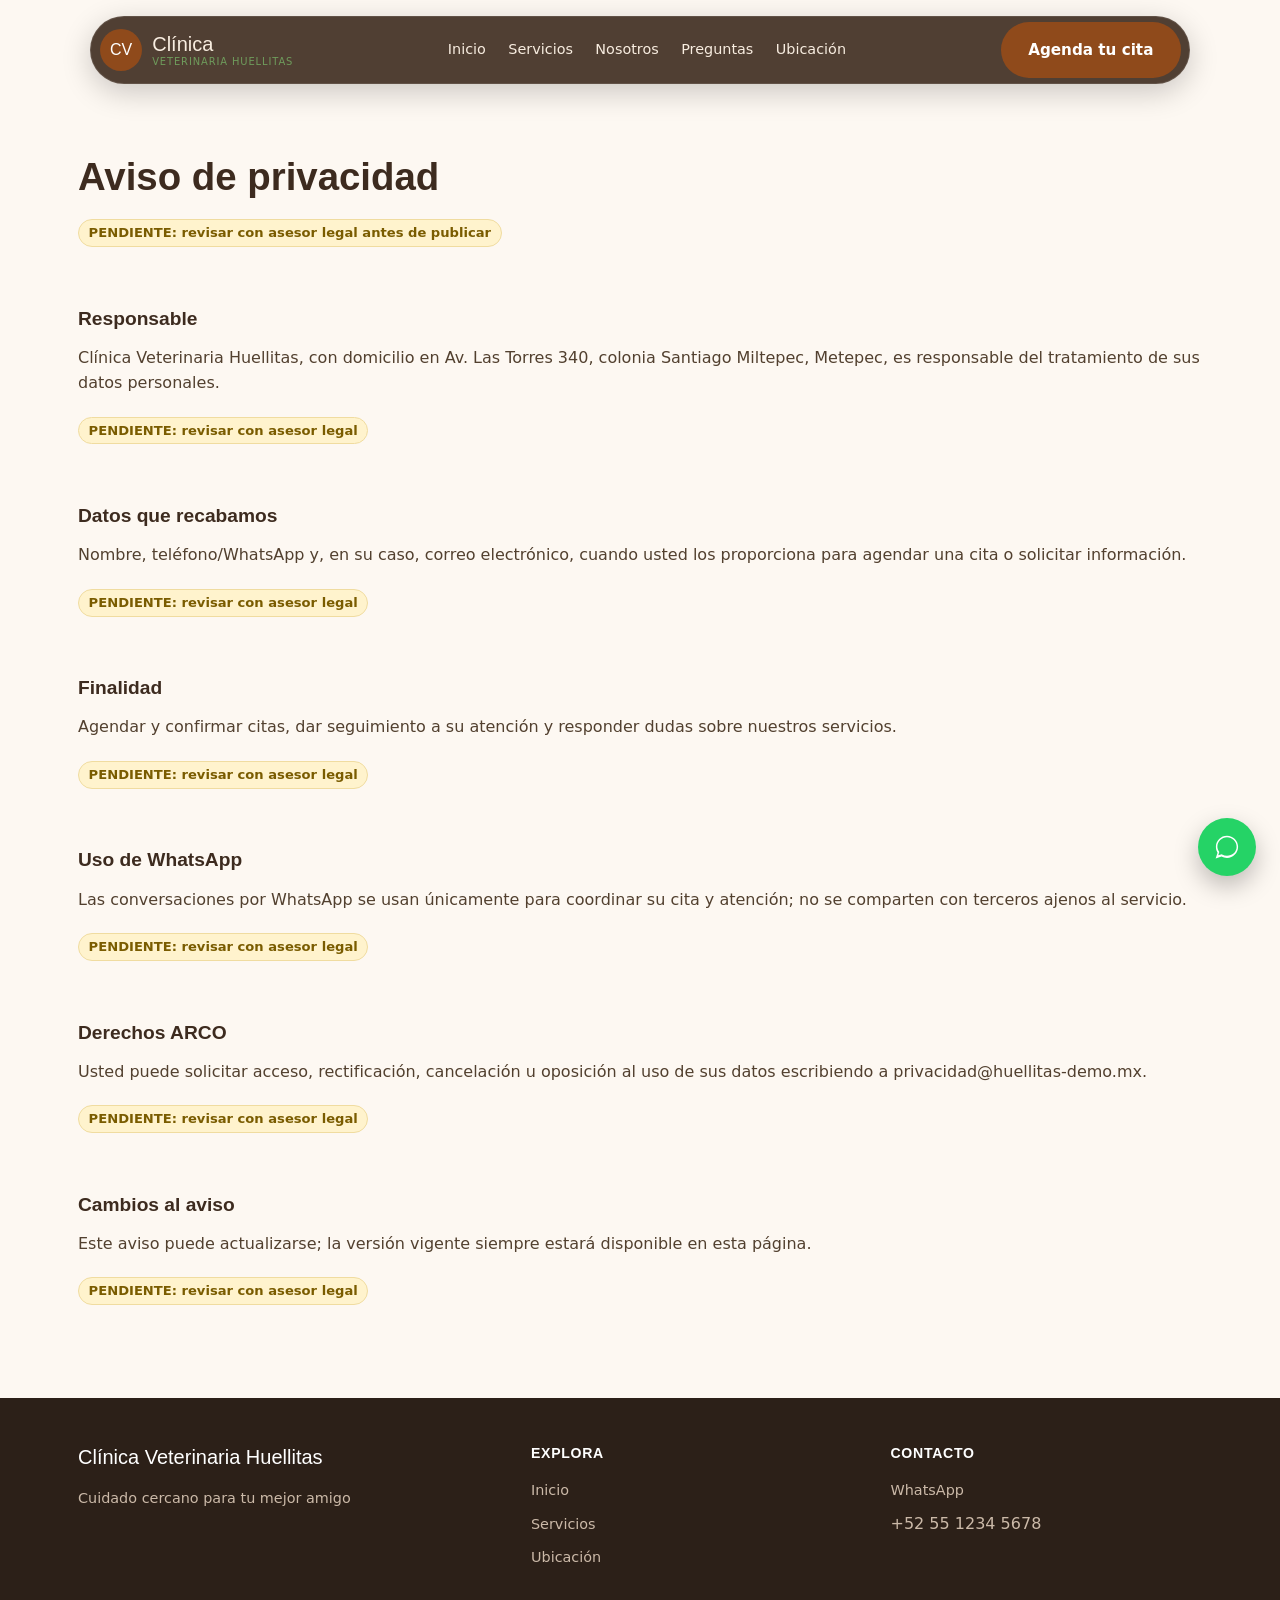
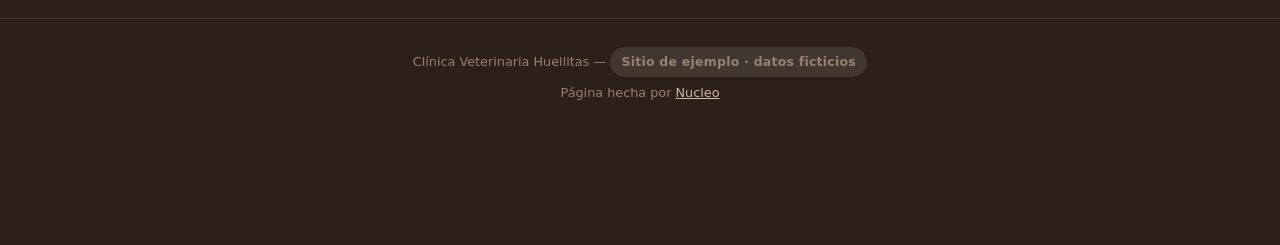
<file: docs/huellitas/aviso-de-privacidad.html>
<!DOCTYPE html>
<html lang="es-MX">
<head>
<meta charset="UTF-8">
<meta name="viewport" content="width=device-width, initial-scale=1.0">
<title>Aviso de privacidad — Clínica Veterinaria Huellitas</title>
<meta name="robots" content="noindex, nofollow">
<meta name="description" content="Aviso de privacidad de Clínica Veterinaria Huellitas.">
<link rel="canonical" href="https://a01771796-alt.github.io/web-salud-template/huellitas/aviso-de-privacidad.html">
<link rel="icon" type="image/svg+xml" href="favicon.svg">
<link rel="stylesheet" href="style.css">
</head>
<body>
<header class="site-header">
  <div class="header-inner">
    <a href="index.html#top" class="brand">
      <span class="brand-badge" aria-hidden="true">CV</span>
      <span class="brand-name">Clínica<small>Veterinaria Huellitas</small></span>
    </a>
    <nav class="main-nav" id="main-nav">
      <a href="index.html#top">Inicio</a>
      <a href="index.html#servicios">Servicios</a>
      <a href="index.html#nosotros">Nosotros</a>
      <a href="index.html#faq">Preguntas</a>
      <a href="index.html#ubicacion">Ubicación</a>
    </nav>
    <div class="header-actions">
      <a class="btn btn-primary" href="https://wa.me/525512345678?text=Hola%2C%20quiero%20agendar%20una%20cita%20en%20Cl%C3%ADnica%20Veterinaria%20Huellitas" target="_blank" rel="noopener">Agenda tu cita</a>
      <button class="nav-toggle" id="nav-toggle" aria-expanded="false" aria-controls="main-nav" aria-label="Abrir menú"><span></span></button>
    </div>
  </div>
</header>
<section class="legal">
  <div class="container">
    <h1>Aviso de privacidad</h1>
    <span class="pendiente">PENDIENTE: revisar con asesor legal antes de publicar</span>
    <h2>Responsable</h2>
    <p>Clínica Veterinaria Huellitas, con domicilio en Av. Las Torres 340, colonia Santiago Miltepec, Metepec, es responsable del tratamiento de sus datos personales.</p>
    <span class="pendiente">PENDIENTE: revisar con asesor legal</span>
    <h2>Datos que recabamos</h2>
    <p>Nombre, teléfono/WhatsApp y, en su caso, correo electrónico, cuando usted los proporciona para agendar una cita o solicitar información.</p>
    <span class="pendiente">PENDIENTE: revisar con asesor legal</span>
    <h2>Finalidad</h2>
    <p>Agendar y confirmar citas, dar seguimiento a su atención y responder dudas sobre nuestros servicios.</p>
    <span class="pendiente">PENDIENTE: revisar con asesor legal</span>
    <h2>Uso de WhatsApp</h2>
    <p>Las conversaciones por WhatsApp se usan únicamente para coordinar su cita y atención; no se comparten con terceros ajenos al servicio.</p>
    <span class="pendiente">PENDIENTE: revisar con asesor legal</span>
    <h2>Derechos ARCO</h2>
    <p>Usted puede solicitar acceso, rectificación, cancelación u oposición al uso de sus datos escribiendo a privacidad@huellitas-demo.mx.</p>
    <span class="pendiente">PENDIENTE: revisar con asesor legal</span>
    <h2>Cambios al aviso</h2>
    <p>Este aviso puede actualizarse; la versión vigente siempre estará disponible en esta página.</p>
    <span class="pendiente">PENDIENTE: revisar con asesor legal</span>
  </div>
</section>
<footer class="site-footer">
  <div class="container footer-grid">
    <div class="footer-brand">
      <span class="brand-name">Clínica Veterinaria Huellitas</span>
      <p>Cuidado cercano para tu mejor amigo</p>
    </div>
    <div class="footer-col">
      <h4>Explora</h4>
      <ul>
        <li><a href="index.html#top">Inicio</a></li>
        <li><a href="index.html#servicios">Servicios</a></li>
        <li><a href="index.html#ubicacion">Ubicación</a></li>
      </ul>
    </div>
    <div class="footer-col">
      <h4>Contacto</h4>
      <ul>
        <li><a href="https://wa.me/525512345678" target="_blank" rel="noopener">WhatsApp</a></li>
        <li><span>+52 55 1234 5678</span></li>
      </ul>
    </div>
  </div>
  <div class="footer-bottom"><!-- PENDIENTE: dominio final antes de entregar --> Clínica Veterinaria Huellitas — <span class="demo-tag">Sitio de ejemplo · datos ficticios</span>
    <p class="footer-credito">Página hecha por <a href="https://nucleoia.com.mx" target="_blank" rel="noopener">Nucleo</a></p>
  </div>
</footer>
<a class="whatsapp-float" href="https://wa.me/525512345678?text=Hola%2C%20quiero%20agendar%20una%20cita%20en%20Cl%C3%ADnica%20Veterinaria%20Huellitas" target="_blank" rel="noopener" aria-label="Agenda tu cita por WhatsApp">
  <svg aria-hidden="true" viewBox="0 0 32 32" fill="currentColor"><path d="M16 3C9 3 3.3 8.7 3.3 15.7c0 2.5.7 4.8 1.9 6.8L3 29l6.7-2.1c1.9 1 4 1.6 6.3 1.6 7 0 12.7-5.7 12.7-12.7C28.7 8.7 23 3 16 3zm0 23c-2 0-3.9-.5-5.6-1.5l-.4-.2-4 1.2 1.2-3.9-.3-.4C5.8 19.6 5 17.7 5 15.7 5 9.7 9.9 4.8 16 4.8s11 4.9 11 10.9S22.1 26 16 26z"/></svg>
</a>
<script src="script.js"></script>
</body>
</html>
</file>
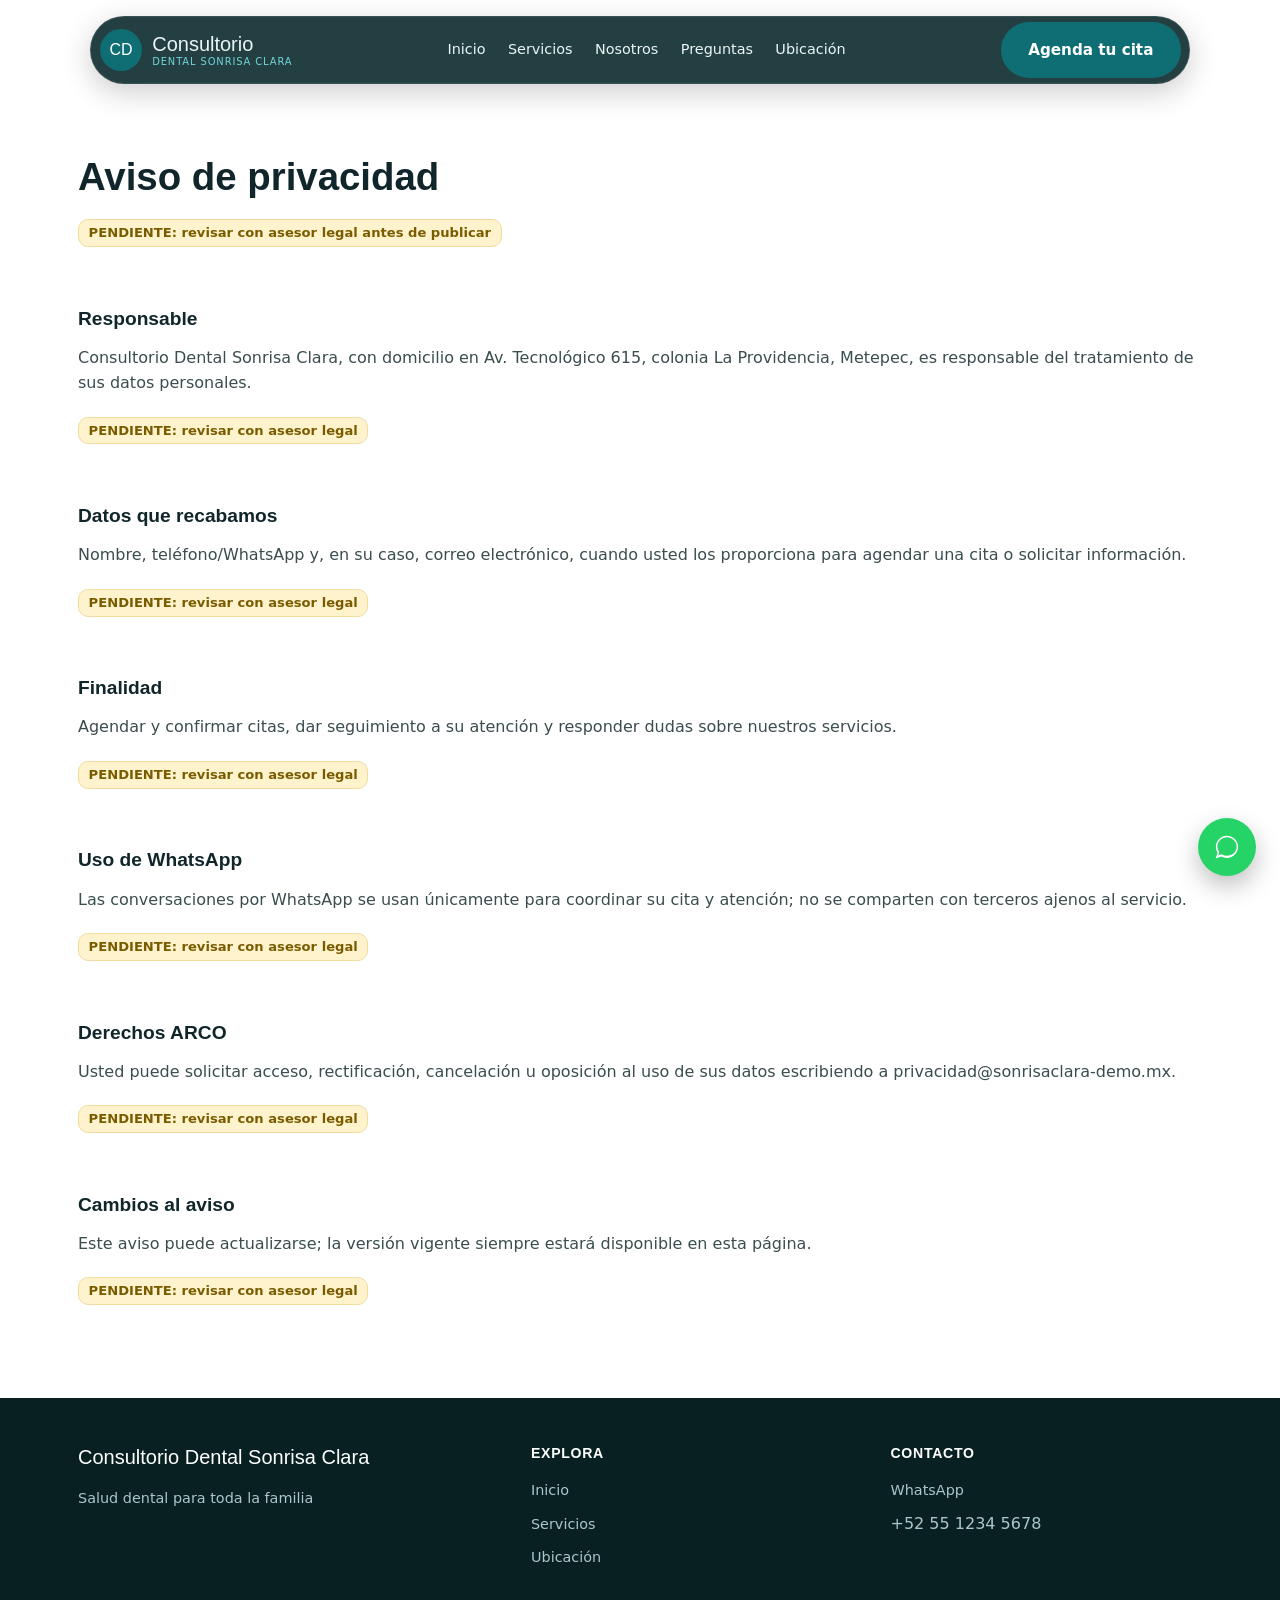
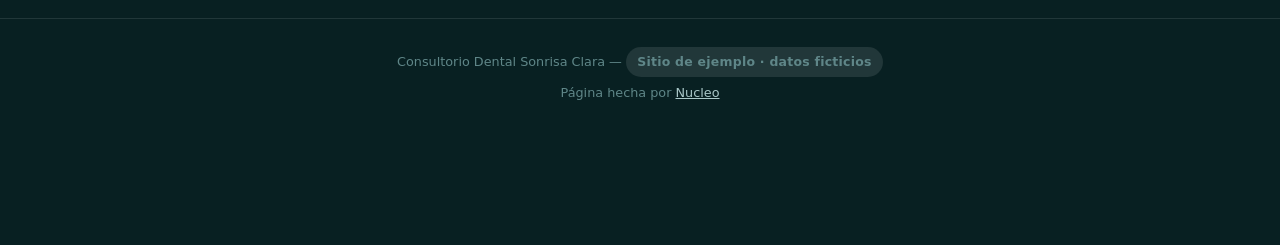
<file: docs/sonrisa-clara/aviso-de-privacidad.html>
<!DOCTYPE html>
<html lang="es-MX">
<head>
<meta charset="UTF-8">
<meta name="viewport" content="width=device-width, initial-scale=1.0">
<title>Aviso de privacidad — Consultorio Dental Sonrisa Clara</title>
<meta name="robots" content="noindex, nofollow">
<meta name="description" content="Aviso de privacidad de Consultorio Dental Sonrisa Clara.">
<link rel="canonical" href="https://a01771796-alt.github.io/web-salud-template/sonrisa-clara/aviso-de-privacidad.html">
<link rel="icon" type="image/svg+xml" href="favicon.svg">
<link rel="stylesheet" href="style.css">
</head>
<body>
<header class="site-header">
  <div class="header-inner">
    <a href="index.html#top" class="brand">
      <span class="brand-badge" aria-hidden="true">CD</span>
      <span class="brand-name">Consultorio<small>Dental Sonrisa Clara</small></span>
    </a>
    <nav class="main-nav" id="main-nav">
      <a href="index.html#top">Inicio</a>
      <a href="index.html#servicios">Servicios</a>
      <a href="index.html#nosotros">Nosotros</a>
      <a href="index.html#faq">Preguntas</a>
      <a href="index.html#ubicacion">Ubicación</a>
    </nav>
    <div class="header-actions">
      <a class="btn btn-primary" href="https://wa.me/525512345678?text=Hola%2C%20quiero%20agendar%20una%20cita%20en%20Consultorio%20Dental%20Sonrisa%20Clara" target="_blank" rel="noopener">Agenda tu cita</a>
      <button class="nav-toggle" id="nav-toggle" aria-expanded="false" aria-controls="main-nav" aria-label="Abrir menú"><span></span></button>
    </div>
  </div>
</header>
<section class="legal">
  <div class="container">
    <h1>Aviso de privacidad</h1>
    <span class="pendiente">PENDIENTE: revisar con asesor legal antes de publicar</span>
    <h2>Responsable</h2>
    <p>Consultorio Dental Sonrisa Clara, con domicilio en Av. Tecnológico 615, colonia La Providencia, Metepec, es responsable del tratamiento de sus datos personales.</p>
    <span class="pendiente">PENDIENTE: revisar con asesor legal</span>
    <h2>Datos que recabamos</h2>
    <p>Nombre, teléfono/WhatsApp y, en su caso, correo electrónico, cuando usted los proporciona para agendar una cita o solicitar información.</p>
    <span class="pendiente">PENDIENTE: revisar con asesor legal</span>
    <h2>Finalidad</h2>
    <p>Agendar y confirmar citas, dar seguimiento a su atención y responder dudas sobre nuestros servicios.</p>
    <span class="pendiente">PENDIENTE: revisar con asesor legal</span>
    <h2>Uso de WhatsApp</h2>
    <p>Las conversaciones por WhatsApp se usan únicamente para coordinar su cita y atención; no se comparten con terceros ajenos al servicio.</p>
    <span class="pendiente">PENDIENTE: revisar con asesor legal</span>
    <h2>Derechos ARCO</h2>
    <p>Usted puede solicitar acceso, rectificación, cancelación u oposición al uso de sus datos escribiendo a privacidad@sonrisaclara-demo.mx.</p>
    <span class="pendiente">PENDIENTE: revisar con asesor legal</span>
    <h2>Cambios al aviso</h2>
    <p>Este aviso puede actualizarse; la versión vigente siempre estará disponible en esta página.</p>
    <span class="pendiente">PENDIENTE: revisar con asesor legal</span>
  </div>
</section>
<footer class="site-footer">
  <div class="container footer-grid">
    <div class="footer-brand">
      <span class="brand-name">Consultorio Dental Sonrisa Clara</span>
      <p>Salud dental para toda la familia</p>
    </div>
    <div class="footer-col">
      <h4>Explora</h4>
      <ul>
        <li><a href="index.html#top">Inicio</a></li>
        <li><a href="index.html#servicios">Servicios</a></li>
        <li><a href="index.html#ubicacion">Ubicación</a></li>
      </ul>
    </div>
    <div class="footer-col">
      <h4>Contacto</h4>
      <ul>
        <li><a href="https://wa.me/525512345678" target="_blank" rel="noopener">WhatsApp</a></li>
        <li><span>+52 55 1234 5678</span></li>
      </ul>
    </div>
  </div>
  <div class="footer-bottom"><!-- PENDIENTE: dominio final antes de entregar --> Consultorio Dental Sonrisa Clara — <span class="demo-tag">Sitio de ejemplo · datos ficticios</span>
    <p class="footer-credito">Página hecha por <a href="https://nucleoia.com.mx" target="_blank" rel="noopener">Nucleo</a></p>
  </div>
</footer>
<a class="whatsapp-float" href="https://wa.me/525512345678?text=Hola%2C%20quiero%20agendar%20una%20cita%20en%20Consultorio%20Dental%20Sonrisa%20Clara" target="_blank" rel="noopener" aria-label="Agenda tu cita por WhatsApp">
  <svg aria-hidden="true" viewBox="0 0 32 32" fill="currentColor"><path d="M16 3C9 3 3.3 8.7 3.3 15.7c0 2.5.7 4.8 1.9 6.8L3 29l6.7-2.1c1.9 1 4 1.6 6.3 1.6 7 0 12.7-5.7 12.7-12.7C28.7 8.7 23 3 16 3zm0 23c-2 0-3.9-.5-5.6-1.5l-.4-.2-4 1.2 1.2-3.9-.3-.4C5.8 19.6 5 17.7 5 15.7 5 9.7 9.9 4.8 16 4.8s11 4.9 11 10.9S22.1 26 16 26z"/></svg>
</a>
<script src="script.js"></script>
</body>
</html>
</file>
<file: docs/huellitas/style.css>
/* ============================================================
   base.css — estructura compartida por cualquier cliente/giro.
   Adaptado del patrón validado en landing-negocio-general
   (alta-peluqueria-barberia-aj). Los presets (veterinaria-calida,
   dental-clinico) solo redefinen :root y unos pocos selectores de
   forma/tratamiento — el layout vive aquí.
   ============================================================ */
:root {
  --space-xs: 0.5rem;
  --space-sm: 1rem;
  --space-md: 1.75rem;
  --space-lg: 3rem;
  --space-xl: 5rem;

  --content-max: 1180px;
  --transition: 0.25s ease;

  --header-gap: 1rem;
  --header-height: 68px;
  --header-clearance: calc(var(--header-height) + var(--header-gap) * 2 + 0.5rem);
}

* { box-sizing: border-box; }
html { scroll-behavior: auto; }
body {
  margin: 0;
  background: var(--color-bg);
  color: var(--color-text);
  font-family: var(--font-body);
  font-size: 16px;
  line-height: 1.6;
  -webkit-font-smoothing: antialiased;
}
img { max-width: 100%; display: block; }
a { color: inherit; text-decoration: none; }
ul { margin: 0; padding: 0; list-style: none; }
h1, h2, h3, h4 {
  font-family: var(--font-display);
  color: var(--color-heading);
  margin: 0 0 var(--space-sm);
  line-height: 1.1;
  font-weight: 600;
}
p { margin: 0 0 var(--space-sm); }
.container { max-width: var(--content-max); margin: 0 auto; padding: 0 var(--space-md); }
section { padding: var(--space-xl) 0; }
.eyebrow {
  display: inline-block;
  font-weight: 600;
  text-transform: uppercase;
  letter-spacing: 0.12em;
  font-size: 0.8rem;
  color: var(--color-primary);
  margin-bottom: var(--space-xs);
}
.section-head { text-align: center; max-width: 640px; margin: 0 auto var(--space-lg); }
.section-head p { color: var(--color-text-soft); }

a:focus-visible, button:focus-visible {
  outline: 2px solid var(--color-primary);
  outline-offset: 2px;
}

@media (prefers-reduced-motion: reduce) {
  * { animation-duration: 0.01ms !important; animation-iteration-count: 1 !important; transition-duration: 0.01ms !important; }
}

/* ============================================================
   Botones
   ============================================================ */
.btn {
  display: inline-flex;
  align-items: center;
  gap: 0.5rem;
  padding: 0.85rem 1.6rem;
  border-radius: var(--radius-pill, 999px);
  font-weight: 600;
  font-size: 0.95rem;
  border: 2px solid transparent;
  cursor: pointer;
  min-height: 44px;
  touch-action: manipulation;
  transition: transform var(--transition), box-shadow var(--transition), background var(--transition);
}
.btn-primary { background: var(--color-primary); color: var(--color-white); }
.btn-primary:hover { background: var(--color-primary-dark); transform: translateY(-1px); }
.btn-outline { background: transparent; border-color: var(--color-primary); color: var(--color-primary); }
.btn-outline:hover { background: var(--color-primary); color: var(--color-white); }
.btn-light { background: var(--color-white); color: var(--color-primary); }
.btn-light:hover { transform: translateY(-1px); box-shadow: 0 8px 20px rgba(0,0,0,0.15); }
.btn svg { width: 18px; height: 18px; flex-shrink: 0; }

/* ============================================================
   Header flotante "pill"
   ============================================================ */
.site-header {
  position: fixed;
  top: var(--header-gap);
  left: 50%;
  transform: translateX(-50%);
  width: calc(100% - 2rem);
  max-width: 1100px;
  height: var(--header-height);
  background: var(--color-header-bg);
  backdrop-filter: blur(10px);
  border: 1px solid var(--color-header-border);
  border-radius: var(--radius-pill, 999px);
  z-index: 1000;
  box-shadow: 0 8px 30px rgba(0,0,0,0.2);
}
.site-header .header-inner { height: 100%; display: flex; align-items: center; justify-content: space-between; padding: 0 0.5rem 0 0.6rem; }
.brand { display: flex; align-items: center; gap: 0.6rem; flex-shrink: 0; }
.brand-badge {
  width: 42px; height: 42px; border-radius: 50%;
  background: var(--color-primary);
  display: flex; align-items: center; justify-content: center; flex-shrink: 0;
  font-family: var(--font-display); color: var(--color-white); font-size: 1rem;
}
.brand-name { font-family: var(--font-display); font-size: 1.25rem; color: var(--color-header-text); line-height: 1; }
.brand-name small { display: block; font-family: var(--font-body); font-weight: 500; font-size: 0.62rem; text-transform: uppercase; letter-spacing: 0.09em; color: var(--color-accent-2); margin-top: 3px; }

.main-nav { display: flex; align-items: center; gap: 1.4rem; }
.main-nav a { font-size: 0.9rem; font-weight: 500; color: var(--color-header-text); transition: color var(--transition); }
.main-nav a:hover { color: var(--color-accent-2); }

.header-actions { display: flex; align-items: center; gap: 0.6rem; }
.nav-toggle {
  display: none; width: 40px; height: 40px; border-radius: 50%;
  border: 1px solid var(--color-header-border); background: transparent;
  align-items: center; justify-content: center; cursor: pointer; flex-shrink: 0;
}
.nav-toggle span, .nav-toggle span::before, .nav-toggle span::after {
  display: block; width: 18px; height: 2px; background: var(--color-header-text); position: relative;
  transition: transform var(--transition), opacity var(--transition);
}
.nav-toggle span::before, .nav-toggle span::after { content: ""; position: absolute; left: 0; }
.nav-toggle span::before { top: -6px; }
.nav-toggle span::after { top: 6px; }
.nav-toggle[aria-expanded="true"] span { background: transparent; }
.nav-toggle[aria-expanded="true"] span::before { transform: rotate(45deg); top: 0; }
.nav-toggle[aria-expanded="true"] span::after { transform: rotate(-45deg); top: 0; }

/* ============================================================
   Hero
   ============================================================ */
.hero { position: relative; min-height: 88vh; display: flex; align-items: center; overflow: hidden; padding-top: var(--header-clearance); }
.urgencias-pill {
  display: flex; width: fit-content; align-items: center; gap: 0.4rem;
  background: var(--color-urgencias-bg); color: var(--color-urgencias-text);
  padding: 0.35rem 0.8rem; border-radius: 999px; font-size: 0.82rem; font-weight: 700;
  margin-bottom: var(--space-sm); text-decoration: none;
}
.urgencias-pill svg { width: 15px; height: 15px; flex-shrink: 0; }
.hero-bg { position: absolute; inset: 0; background: var(--hero-image) center 45% / cover no-repeat; }
.hero-bg::after { content: ""; position: absolute; inset: 0; background: var(--hero-overlay); }
.hero-content { position: relative; z-index: 2; max-width: 640px; color: var(--color-hero-text); }
.hero-content .eyebrow { color: var(--color-accent-2); }
.hero-content h1 { color: var(--color-hero-text); font-size: clamp(2.6rem, 5.6vw, 4.1rem); margin-bottom: var(--space-sm); }
.hero-content p.lead { font-size: 1.12rem; color: var(--color-hero-text-soft); max-width: 520px; }
.hero-meta { display: flex; flex-wrap: wrap; gap: 0.5rem 1.5rem; margin: var(--space-sm) 0 var(--space-md); font-size: 0.9rem; color: var(--color-hero-text-soft); }
.hero-meta span { display: flex; align-items: center; gap: 0.4rem; }
.hero-meta svg { width: 16px; height: 16px; color: var(--color-accent-2); }
.hero-actions { display: flex; flex-wrap: wrap; gap: 1rem; }
.hero-actions .btn-outline { border-color: #fff; color: #fff; }
.demo-tag {
  display: inline-block; font-size: 0.78rem; font-weight: 600; letter-spacing: 0.02em;
  padding: 0.3rem 0.7rem; border-radius: 999px;
  background: rgba(255,255,255,0.14); color: var(--color-hero-text-soft); margin-bottom: var(--space-sm);
}
.footer-bottom .demo-tag { background: rgba(255,255,255,0.1); color: var(--color-footer-text-soft); margin-bottom: 0; }

/* ============================================================
   Sobre nosotros
   ============================================================ */
.about { background: var(--color-panel); }
.about-grid { display: grid; grid-template-columns: 0.7fr 1.3fr; gap: var(--space-xl); align-items: center; }
.about-card { max-width: 340px; }
.about-card img { border-radius: var(--radius-lg); width: 100%; height: auto; aspect-ratio: 4/3; object-fit: cover; box-shadow: 0 20px 40px rgba(0,0,0,0.15); }
.about-text h2 { font-size: clamp(1.9rem, 3.2vw, 2.6rem); }
.about-facts { display: grid; grid-template-columns: repeat(auto-fit, minmax(140px, 1fr)); gap: var(--space-sm); margin-top: var(--space-md); }
.about-fact { background: var(--color-white); border-radius: var(--radius); padding: var(--space-sm); text-align: center; border: 1px solid var(--color-border); }
.about-fact strong { display: block; font-family: var(--font-display); font-size: 1.5rem; color: var(--color-primary); }
.about-fact span { font-size: 0.78rem; color: var(--color-text-soft); }

/* ============================================================
   Servicios por categoría
   ============================================================ */
.servicios-nota-top { text-align: center; color: var(--color-text-soft); font-size: 0.92rem; max-width: 640px; margin: 0 auto var(--space-lg); }
.servicios-categoria { margin-bottom: var(--space-lg); }
.servicios-categoria:last-child { margin-bottom: 0; }
.servicios-categoria h3 {
  font-size: 1.1rem; text-transform: uppercase; letter-spacing: 0.04em;
  color: var(--color-primary); border-bottom: 2px solid var(--color-border);
  padding-bottom: 0.5rem; margin-bottom: var(--space-sm);
}
.servicio-row {
  display: flex; justify-content: space-between; align-items: baseline; gap: var(--space-sm);
  padding: 0.85rem 0; border-bottom: 1px solid var(--color-border);
}
.servicio-row:last-child { border-bottom: none; }
.servicio-info { display: flex; flex-direction: column; gap: 0.15rem; }
.servicio-nombre { font-weight: 600; color: var(--color-heading); }
.servicio-duracion { font-size: 0.82rem; color: var(--color-text-soft); }
.servicio-precio { font-weight: 700; color: var(--color-primary); white-space: nowrap; }
.servicio-row.no-disponible { opacity: 0.6; }
.servicio-row.no-disponible .servicio-precio { color: var(--color-text-soft); }
.servicio-nota-disp { font-size: 0.78rem; color: var(--color-text-soft); font-style: italic; }
.servicios-nota { text-align: center; color: var(--color-text-soft); font-size: 0.88rem; margin-top: var(--space-lg); }

/* ============================================================
   Equipo
   ============================================================ */
.equipo-grid { display: grid; grid-template-columns: repeat(auto-fit, minmax(190px, 1fr)); gap: var(--space-md); }
.equipo-card { background: var(--color-white); border: 1px solid var(--color-border); border-radius: var(--radius-lg); padding: var(--space-md); text-align: center; }
.equipo-avatar {
  width: 64px; height: 64px; border-radius: 50%; background: var(--color-primary); color: var(--color-white);
  display: flex; align-items: center; justify-content: center; font-family: var(--font-display); font-size: 1.3rem;
  margin: 0 auto var(--space-sm);
}
.equipo-card h3 { margin: 0; color: var(--color-heading); font-weight: 600; font-size: 0.95rem; }
.equipo-card p { font-size: 0.72rem; text-transform: uppercase; letter-spacing: 0.04em; color: var(--color-text-soft); margin: 0.2rem 0 0; font-family: var(--font-body); font-weight: 600; }

/* ============================================================
   Por qué elegirnos
   ============================================================ */
.porque-grid { display: grid; grid-template-columns: repeat(auto-fit, minmax(220px, 1fr)); gap: var(--space-md); }
.porque-card { background: var(--color-white); border: 1px solid var(--color-border); border-radius: var(--radius-lg); padding: var(--space-md); }
.porque-card svg { width: 30px; height: 30px; color: var(--color-primary); margin-bottom: var(--space-xs); }
.porque-card h3 { font-size: 1rem; }
.porque-card p { color: var(--color-text-soft); font-size: 0.9rem; margin: 0; }

/* ============================================================
   FAQs
   ============================================================ */
.faq-list { display: grid; gap: var(--space-sm); max-width: 760px; margin: 0 auto; }
.faq-item { background: var(--color-white); border: 1px solid var(--color-border); border-radius: var(--radius); overflow: hidden; }
.faq-item summary {
  cursor: pointer; padding: 1rem var(--space-md); font-weight: 600; color: var(--color-heading);
  display: flex; justify-content: space-between; align-items: center; gap: var(--space-sm);
  list-style: none; min-height: 44px;
}
.faq-item summary::-webkit-details-marker { display: none; }
.faq-item summary::after { content: "+"; font-size: 1.3rem; color: var(--color-primary); flex-shrink: 0; }
.faq-item[open] summary::after { content: "\2212"; }
.faq-item p { padding: 0 var(--space-md) 1rem; color: var(--color-text-soft); margin: 0; }

/* ============================================================
   Ubicación y mapa
   ============================================================ */
.location-grid { display: grid; grid-template-columns: repeat(3, 1fr); gap: var(--space-md); margin-bottom: var(--space-lg); }
.location-card { background: var(--color-white); border: 1px solid var(--color-border); border-radius: var(--radius-lg); padding: var(--space-md); }
.location-card svg { width: 28px; height: 28px; color: var(--color-primary); margin-bottom: var(--space-xs); }
.location-card h3 { font-size: 1rem; }
.location-card p { color: var(--color-text-soft); font-size: 0.92rem; margin-bottom: 0.2rem; }
.map-placeholder {
  border-radius: var(--radius-lg); overflow: hidden; height: 340px;
  background: var(--color-panel-alt); position: relative; display: flex; align-items: center; justify-content: center;
}
.map-placeholder::before { content: ""; position: absolute; inset: 0; background: rgba(0,0,0,0.35); }
.map-trigger { position: relative; z-index: 1; }
.map-placeholder iframe { width: 100%; height: 100%; border: 0; display: block; }

/* ============================================================
   Contacto
   ============================================================ */
.contact { background: var(--color-panel-alt); color: var(--color-white); }
.contact-grid { display: grid; grid-template-columns: 1.1fr 0.9fr; gap: var(--space-xl); align-items: center; }
.contact h2 { color: var(--color-white); }
.contact .eyebrow { color: var(--color-accent-2); }
.contact p.lead { color: var(--color-panel-alt-text-soft); }
.contact-list { display: grid; gap: var(--space-sm); margin-top: var(--space-md); }
.contact-item { display: flex; align-items: center; gap: 0.8rem; background: rgba(255,255,255,0.08); border-radius: var(--radius); padding: 0.9rem 1.1rem; }
.contact-item svg { width: 20px; height: 20px; flex-shrink: 0; color: var(--color-accent-2); }
.contact-item a, .contact-item span { font-size: 0.95rem; }
.contact-card { background: var(--color-white); color: var(--color-text); border-radius: var(--radius-lg); padding: var(--space-lg); text-align: center; }
.contact-card h3 { color: var(--color-heading); }
.contact-card .btn-primary { width: 100%; justify-content: center; margin-top: var(--space-sm); }

/* ============================================================
   Footer
   ============================================================ */
.site-footer { background: var(--color-footer); color: var(--color-footer-text); padding: var(--space-lg) 0 var(--space-md); }
.footer-grid { display: grid; grid-template-columns: 1.3fr 1fr 1fr; gap: var(--space-lg); }
.footer-brand .brand-name { color: var(--color-white); }
.footer-brand p { color: var(--color-footer-text); font-size: 0.9rem; margin-top: var(--space-sm); }
.footer-col h4 { color: var(--color-white); font-size: 0.88rem; margin-bottom: var(--space-sm); text-transform: uppercase; letter-spacing: 0.05em; }
.footer-col ul { display: grid; gap: 0.5rem; }
.footer-col a { font-size: 0.9rem; color: var(--color-footer-text); transition: color var(--transition); }
.footer-col a:hover { color: var(--color-accent-2); }
.footer-bottom { margin-top: var(--space-lg); padding-top: var(--space-md); padding-bottom: calc(58px + 1.5rem + 1rem); /* deja el crédito por encima del botón flotante de WhatsApp */ border-top: 1px solid rgba(255,255,255,0.1); text-align: center; font-size: 0.8rem; color: var(--color-footer-text-soft); }
.footer-bottom a { text-decoration: underline; }
/* Crédito de Nucleo: obligatorio en todo sitio (demo o vendido); solo se quita si Luis lo indica para ese cliente. */
.footer-credito { margin-top: 0.4rem; }
.footer-credito a { color: var(--color-footer-text); } /* más claro que el texto suave del pie: pasa contraste AA */

/* ============================================================
   WhatsApp flotante
   ============================================================ */
.whatsapp-float {
  position: fixed; bottom: 1.5rem; right: 1.5rem; width: 58px; height: 58px; border-radius: 50%;
  background: #25D366; display: flex; align-items: center; justify-content: center;
  box-shadow: 0 10px 24px rgba(0,0,0,0.25); z-index: 999; transition: transform var(--transition);
}
.whatsapp-float:hover { transform: scale(1.08); }
.whatsapp-float svg { width: 28px; height: 28px; color: #fff; }

/* ============================================================
   Aviso de privacidad (página secundaria)
   ============================================================ */
.legal { padding-top: calc(var(--header-clearance) + var(--space-lg)); }
.legal h1 { font-size: clamp(1.8rem, 3.4vw, 2.4rem); }
.legal h2 { font-size: 1.2rem; margin-top: var(--space-lg); }
.legal .pendiente {
  display: inline-block; background: #fff3cd; color: #7a5c00; border: 1px solid #f0dca0;
  border-radius: var(--radius); padding: 0.15rem 0.6rem; font-size: 0.82rem; font-weight: 600; margin: 0.3rem 0 0.8rem;
}

/* ============================================================
   Responsive
   ============================================================ */
@media (max-width: 900px) {
  .about-grid { grid-template-columns: 1fr; }
  .about-card { max-width: 280px; margin: 0 auto; }
  .location-grid { grid-template-columns: 1fr; }
  .contact-grid { grid-template-columns: 1fr; }
  .footer-grid { grid-template-columns: 1fr; gap: var(--space-md); }
}

@media (max-width: 768px) {
  .main-nav { display: none; }
  .nav-toggle { display: flex; }
  .main-nav {
    position: fixed; top: calc(var(--header-clearance) - 0.5rem); left: 1rem; right: 1rem;
    background: var(--color-header-bg-solid); border: 1px solid var(--color-header-border);
    border-radius: var(--radius-lg); flex-direction: column; align-items: flex-start;
    padding: var(--space-sm) var(--space-md); gap: 0.9rem; box-shadow: 0 16px 32px rgba(0,0,0,0.3);
    opacity: 0; pointer-events: none; transform: translateY(-8px);
    transition: opacity var(--transition), transform var(--transition);
  }
  .main-nav.is-open { display: flex; opacity: 1; pointer-events: auto; transform: translateY(0); }
}

@media (max-width: 480px) {
  .header-actions .btn-primary { display: none; }
}

@media (max-width: 390px) {
  .container { padding: 0 var(--space-sm); }
  .brand-name { font-size: 1.05rem; }
  .hero-content h1 { font-size: 2.1rem; }
  .hero-actions { flex-direction: column; align-items: stretch; }
  .hero-actions .btn { justify-content: center; }
  .about-facts { grid-template-columns: 1fr; }
  .porque-grid { grid-template-columns: 1fr; }
  .equipo-grid { grid-template-columns: repeat(2, 1fr); }
  .whatsapp-float { width: 50px; height: 50px; bottom: 1rem; right: 1rem; }
  .whatsapp-float svg { width: 24px; height: 24px; }
}

/* Preset "veterinaria-calida" — cálido, amigable, formas redondeadas.
   Pensado para veterinarias/pet shops: terracota + verde salvia,
   tipografía redondeada (Baloo 2 display + Nunito body), radios grandes. */
:root {
  --color-bg: #fdf8f2;
  --color-panel: #f6ead9;
  --color-panel-alt: #3d2b1f;
  --color-panel-alt-text-soft: #e3d3c4;
  --color-footer: #2c2018;
  --color-footer-text: #cbb9a8;
  --color-footer-text-soft: #96826f;
  --color-border: #ecdcc6;
  --color-heading: #3d2b1f;
  --color-text: #52402f;
  --color-text-soft: #7d6a58;
  --color-white: #ffffff;

  --color-primary: #8f4a1b;
  --color-primary-dark: #6e380f;
  --color-accent-2: #6f9c5c;

  --color-header-bg: rgba(61, 43, 31, 0.9);
  --color-header-bg-solid: rgba(44, 32, 24, 0.97);
  --color-header-border: rgba(255,255,255,0.1);
  --color-header-text: #f8ede0;

  --hero-image: url("images/hero.jpg");
  --hero-overlay: linear-gradient(180deg, rgba(61,38,20,0.55) 0%, rgba(40,24,12,0.82) 100%);
  --color-hero-text: #fff8f0;
  --color-hero-text-soft: #f0ddc8;

  --color-urgencias-bg: #6e380f;
  --color-urgencias-text: #ffffff;

  --font-display: "Baloo 2", "Quicksand", sans-serif;
  --font-body: "Nunito", system-ui, sans-serif;

  --radius: 16px;
  --radius-lg: 28px;
  --radius-pill: 999px;
}

/* Jugada firma: recorte orgánico tipo "hueso de galleta" en las tarjetas
   de servicio/equipo — remata el tono cálido sin depender de fotos. */
.equipo-card, .porque-card, .about-fact, .faq-item, .location-card {
  border-radius: var(--radius-lg) var(--radius) var(--radius-lg) var(--radius);
}
.equipo-avatar { border-radius: 40% 60% 60% 40% / 50% 40% 60% 50%; }
.hero-content h1 { letter-spacing: -0.01em; }
</file>
<file: docs/sonrisa-clara/style.css>
/* ============================================================
   base.css — estructura compartida por cualquier cliente/giro.
   Adaptado del patrón validado en landing-negocio-general
   (alta-peluqueria-barberia-aj). Los presets (veterinaria-calida,
   dental-clinico) solo redefinen :root y unos pocos selectores de
   forma/tratamiento — el layout vive aquí.
   ============================================================ */
:root {
  --space-xs: 0.5rem;
  --space-sm: 1rem;
  --space-md: 1.75rem;
  --space-lg: 3rem;
  --space-xl: 5rem;

  --content-max: 1180px;
  --transition: 0.25s ease;

  --header-gap: 1rem;
  --header-height: 68px;
  --header-clearance: calc(var(--header-height) + var(--header-gap) * 2 + 0.5rem);
}

* { box-sizing: border-box; }
html { scroll-behavior: auto; }
body {
  margin: 0;
  background: var(--color-bg);
  color: var(--color-text);
  font-family: var(--font-body);
  font-size: 16px;
  line-height: 1.6;
  -webkit-font-smoothing: antialiased;
}
img { max-width: 100%; display: block; }
a { color: inherit; text-decoration: none; }
ul { margin: 0; padding: 0; list-style: none; }
h1, h2, h3, h4 {
  font-family: var(--font-display);
  color: var(--color-heading);
  margin: 0 0 var(--space-sm);
  line-height: 1.1;
  font-weight: 600;
}
p { margin: 0 0 var(--space-sm); }
.container { max-width: var(--content-max); margin: 0 auto; padding: 0 var(--space-md); }
section { padding: var(--space-xl) 0; }
.eyebrow {
  display: inline-block;
  font-weight: 600;
  text-transform: uppercase;
  letter-spacing: 0.12em;
  font-size: 0.8rem;
  color: var(--color-primary);
  margin-bottom: var(--space-xs);
}
.section-head { text-align: center; max-width: 640px; margin: 0 auto var(--space-lg); }
.section-head p { color: var(--color-text-soft); }

a:focus-visible, button:focus-visible {
  outline: 2px solid var(--color-primary);
  outline-offset: 2px;
}

@media (prefers-reduced-motion: reduce) {
  * { animation-duration: 0.01ms !important; animation-iteration-count: 1 !important; transition-duration: 0.01ms !important; }
}

/* ============================================================
   Botones
   ============================================================ */
.btn {
  display: inline-flex;
  align-items: center;
  gap: 0.5rem;
  padding: 0.85rem 1.6rem;
  border-radius: var(--radius-pill, 999px);
  font-weight: 600;
  font-size: 0.95rem;
  border: 2px solid transparent;
  cursor: pointer;
  min-height: 44px;
  touch-action: manipulation;
  transition: transform var(--transition), box-shadow var(--transition), background var(--transition);
}
.btn-primary { background: var(--color-primary); color: var(--color-white); }
.btn-primary:hover { background: var(--color-primary-dark); transform: translateY(-1px); }
.btn-outline { background: transparent; border-color: var(--color-primary); color: var(--color-primary); }
.btn-outline:hover { background: var(--color-primary); color: var(--color-white); }
.btn-light { background: var(--color-white); color: var(--color-primary); }
.btn-light:hover { transform: translateY(-1px); box-shadow: 0 8px 20px rgba(0,0,0,0.15); }
.btn svg { width: 18px; height: 18px; flex-shrink: 0; }

/* ============================================================
   Header flotante "pill"
   ============================================================ */
.site-header {
  position: fixed;
  top: var(--header-gap);
  left: 50%;
  transform: translateX(-50%);
  width: calc(100% - 2rem);
  max-width: 1100px;
  height: var(--header-height);
  background: var(--color-header-bg);
  backdrop-filter: blur(10px);
  border: 1px solid var(--color-header-border);
  border-radius: var(--radius-pill, 999px);
  z-index: 1000;
  box-shadow: 0 8px 30px rgba(0,0,0,0.2);
}
.site-header .header-inner { height: 100%; display: flex; align-items: center; justify-content: space-between; padding: 0 0.5rem 0 0.6rem; }
.brand { display: flex; align-items: center; gap: 0.6rem; flex-shrink: 0; }
.brand-badge {
  width: 42px; height: 42px; border-radius: 50%;
  background: var(--color-primary);
  display: flex; align-items: center; justify-content: center; flex-shrink: 0;
  font-family: var(--font-display); color: var(--color-white); font-size: 1rem;
}
.brand-name { font-family: var(--font-display); font-size: 1.25rem; color: var(--color-header-text); line-height: 1; }
.brand-name small { display: block; font-family: var(--font-body); font-weight: 500; font-size: 0.62rem; text-transform: uppercase; letter-spacing: 0.09em; color: var(--color-accent-2); margin-top: 3px; }

.main-nav { display: flex; align-items: center; gap: 1.4rem; }
.main-nav a { font-size: 0.9rem; font-weight: 500; color: var(--color-header-text); transition: color var(--transition); }
.main-nav a:hover { color: var(--color-accent-2); }

.header-actions { display: flex; align-items: center; gap: 0.6rem; }
.nav-toggle {
  display: none; width: 40px; height: 40px; border-radius: 50%;
  border: 1px solid var(--color-header-border); background: transparent;
  align-items: center; justify-content: center; cursor: pointer; flex-shrink: 0;
}
.nav-toggle span, .nav-toggle span::before, .nav-toggle span::after {
  display: block; width: 18px; height: 2px; background: var(--color-header-text); position: relative;
  transition: transform var(--transition), opacity var(--transition);
}
.nav-toggle span::before, .nav-toggle span::after { content: ""; position: absolute; left: 0; }
.nav-toggle span::before { top: -6px; }
.nav-toggle span::after { top: 6px; }
.nav-toggle[aria-expanded="true"] span { background: transparent; }
.nav-toggle[aria-expanded="true"] span::before { transform: rotate(45deg); top: 0; }
.nav-toggle[aria-expanded="true"] span::after { transform: rotate(-45deg); top: 0; }

/* ============================================================
   Hero
   ============================================================ */
.hero { position: relative; min-height: 88vh; display: flex; align-items: center; overflow: hidden; padding-top: var(--header-clearance); }
.urgencias-pill {
  display: flex; width: fit-content; align-items: center; gap: 0.4rem;
  background: var(--color-urgencias-bg); color: var(--color-urgencias-text);
  padding: 0.35rem 0.8rem; border-radius: 999px; font-size: 0.82rem; font-weight: 700;
  margin-bottom: var(--space-sm); text-decoration: none;
}
.urgencias-pill svg { width: 15px; height: 15px; flex-shrink: 0; }
.hero-bg { position: absolute; inset: 0; background: var(--hero-image) center 45% / cover no-repeat; }
.hero-bg::after { content: ""; position: absolute; inset: 0; background: var(--hero-overlay); }
.hero-content { position: relative; z-index: 2; max-width: 640px; color: var(--color-hero-text); }
.hero-content .eyebrow { color: var(--color-accent-2); }
.hero-content h1 { color: var(--color-hero-text); font-size: clamp(2.6rem, 5.6vw, 4.1rem); margin-bottom: var(--space-sm); }
.hero-content p.lead { font-size: 1.12rem; color: var(--color-hero-text-soft); max-width: 520px; }
.hero-meta { display: flex; flex-wrap: wrap; gap: 0.5rem 1.5rem; margin: var(--space-sm) 0 var(--space-md); font-size: 0.9rem; color: var(--color-hero-text-soft); }
.hero-meta span { display: flex; align-items: center; gap: 0.4rem; }
.hero-meta svg { width: 16px; height: 16px; color: var(--color-accent-2); }
.hero-actions { display: flex; flex-wrap: wrap; gap: 1rem; }
.hero-actions .btn-outline { border-color: #fff; color: #fff; }
.demo-tag {
  display: inline-block; font-size: 0.78rem; font-weight: 600; letter-spacing: 0.02em;
  padding: 0.3rem 0.7rem; border-radius: 999px;
  background: rgba(255,255,255,0.14); color: var(--color-hero-text-soft); margin-bottom: var(--space-sm);
}
.footer-bottom .demo-tag { background: rgba(255,255,255,0.1); color: var(--color-footer-text-soft); margin-bottom: 0; }

/* ============================================================
   Sobre nosotros
   ============================================================ */
.about { background: var(--color-panel); }
.about-grid { display: grid; grid-template-columns: 0.7fr 1.3fr; gap: var(--space-xl); align-items: center; }
.about-card { max-width: 340px; }
.about-card img { border-radius: var(--radius-lg); width: 100%; height: auto; aspect-ratio: 4/3; object-fit: cover; box-shadow: 0 20px 40px rgba(0,0,0,0.15); }
.about-text h2 { font-size: clamp(1.9rem, 3.2vw, 2.6rem); }
.about-facts { display: grid; grid-template-columns: repeat(auto-fit, minmax(140px, 1fr)); gap: var(--space-sm); margin-top: var(--space-md); }
.about-fact { background: var(--color-white); border-radius: var(--radius); padding: var(--space-sm); text-align: center; border: 1px solid var(--color-border); }
.about-fact strong { display: block; font-family: var(--font-display); font-size: 1.5rem; color: var(--color-primary); }
.about-fact span { font-size: 0.78rem; color: var(--color-text-soft); }

/* ============================================================
   Servicios por categoría
   ============================================================ */
.servicios-nota-top { text-align: center; color: var(--color-text-soft); font-size: 0.92rem; max-width: 640px; margin: 0 auto var(--space-lg); }
.servicios-categoria { margin-bottom: var(--space-lg); }
.servicios-categoria:last-child { margin-bottom: 0; }
.servicios-categoria h3 {
  font-size: 1.1rem; text-transform: uppercase; letter-spacing: 0.04em;
  color: var(--color-primary); border-bottom: 2px solid var(--color-border);
  padding-bottom: 0.5rem; margin-bottom: var(--space-sm);
}
.servicio-row {
  display: flex; justify-content: space-between; align-items: baseline; gap: var(--space-sm);
  padding: 0.85rem 0; border-bottom: 1px solid var(--color-border);
}
.servicio-row:last-child { border-bottom: none; }
.servicio-info { display: flex; flex-direction: column; gap: 0.15rem; }
.servicio-nombre { font-weight: 600; color: var(--color-heading); }
.servicio-duracion { font-size: 0.82rem; color: var(--color-text-soft); }
.servicio-precio { font-weight: 700; color: var(--color-primary); white-space: nowrap; }
.servicio-row.no-disponible { opacity: 0.6; }
.servicio-row.no-disponible .servicio-precio { color: var(--color-text-soft); }
.servicio-nota-disp { font-size: 0.78rem; color: var(--color-text-soft); font-style: italic; }
.servicios-nota { text-align: center; color: var(--color-text-soft); font-size: 0.88rem; margin-top: var(--space-lg); }

/* ============================================================
   Equipo
   ============================================================ */
.equipo-grid { display: grid; grid-template-columns: repeat(auto-fit, minmax(190px, 1fr)); gap: var(--space-md); }
.equipo-card { background: var(--color-white); border: 1px solid var(--color-border); border-radius: var(--radius-lg); padding: var(--space-md); text-align: center; }
.equipo-avatar {
  width: 64px; height: 64px; border-radius: 50%; background: var(--color-primary); color: var(--color-white);
  display: flex; align-items: center; justify-content: center; font-family: var(--font-display); font-size: 1.3rem;
  margin: 0 auto var(--space-sm);
}
.equipo-card h3 { margin: 0; color: var(--color-heading); font-weight: 600; font-size: 0.95rem; }
.equipo-card p { font-size: 0.72rem; text-transform: uppercase; letter-spacing: 0.04em; color: var(--color-text-soft); margin: 0.2rem 0 0; font-family: var(--font-body); font-weight: 600; }

/* ============================================================
   Por qué elegirnos
   ============================================================ */
.porque-grid { display: grid; grid-template-columns: repeat(auto-fit, minmax(220px, 1fr)); gap: var(--space-md); }
.porque-card { background: var(--color-white); border: 1px solid var(--color-border); border-radius: var(--radius-lg); padding: var(--space-md); }
.porque-card svg { width: 30px; height: 30px; color: var(--color-primary); margin-bottom: var(--space-xs); }
.porque-card h3 { font-size: 1rem; }
.porque-card p { color: var(--color-text-soft); font-size: 0.9rem; margin: 0; }

/* ============================================================
   FAQs
   ============================================================ */
.faq-list { display: grid; gap: var(--space-sm); max-width: 760px; margin: 0 auto; }
.faq-item { background: var(--color-white); border: 1px solid var(--color-border); border-radius: var(--radius); overflow: hidden; }
.faq-item summary {
  cursor: pointer; padding: 1rem var(--space-md); font-weight: 600; color: var(--color-heading);
  display: flex; justify-content: space-between; align-items: center; gap: var(--space-sm);
  list-style: none; min-height: 44px;
}
.faq-item summary::-webkit-details-marker { display: none; }
.faq-item summary::after { content: "+"; font-size: 1.3rem; color: var(--color-primary); flex-shrink: 0; }
.faq-item[open] summary::after { content: "\2212"; }
.faq-item p { padding: 0 var(--space-md) 1rem; color: var(--color-text-soft); margin: 0; }

/* ============================================================
   Ubicación y mapa
   ============================================================ */
.location-grid { display: grid; grid-template-columns: repeat(3, 1fr); gap: var(--space-md); margin-bottom: var(--space-lg); }
.location-card { background: var(--color-white); border: 1px solid var(--color-border); border-radius: var(--radius-lg); padding: var(--space-md); }
.location-card svg { width: 28px; height: 28px; color: var(--color-primary); margin-bottom: var(--space-xs); }
.location-card h3 { font-size: 1rem; }
.location-card p { color: var(--color-text-soft); font-size: 0.92rem; margin-bottom: 0.2rem; }
.map-placeholder {
  border-radius: var(--radius-lg); overflow: hidden; height: 340px;
  background: var(--color-panel-alt); position: relative; display: flex; align-items: center; justify-content: center;
}
.map-placeholder::before { content: ""; position: absolute; inset: 0; background: rgba(0,0,0,0.35); }
.map-trigger { position: relative; z-index: 1; }
.map-placeholder iframe { width: 100%; height: 100%; border: 0; display: block; }

/* ============================================================
   Contacto
   ============================================================ */
.contact { background: var(--color-panel-alt); color: var(--color-white); }
.contact-grid { display: grid; grid-template-columns: 1.1fr 0.9fr; gap: var(--space-xl); align-items: center; }
.contact h2 { color: var(--color-white); }
.contact .eyebrow { color: var(--color-accent-2); }
.contact p.lead { color: var(--color-panel-alt-text-soft); }
.contact-list { display: grid; gap: var(--space-sm); margin-top: var(--space-md); }
.contact-item { display: flex; align-items: center; gap: 0.8rem; background: rgba(255,255,255,0.08); border-radius: var(--radius); padding: 0.9rem 1.1rem; }
.contact-item svg { width: 20px; height: 20px; flex-shrink: 0; color: var(--color-accent-2); }
.contact-item a, .contact-item span { font-size: 0.95rem; }
.contact-card { background: var(--color-white); color: var(--color-text); border-radius: var(--radius-lg); padding: var(--space-lg); text-align: center; }
.contact-card h3 { color: var(--color-heading); }
.contact-card .btn-primary { width: 100%; justify-content: center; margin-top: var(--space-sm); }

/* ============================================================
   Footer
   ============================================================ */
.site-footer { background: var(--color-footer); color: var(--color-footer-text); padding: var(--space-lg) 0 var(--space-md); }
.footer-grid { display: grid; grid-template-columns: 1.3fr 1fr 1fr; gap: var(--space-lg); }
.footer-brand .brand-name { color: var(--color-white); }
.footer-brand p { color: var(--color-footer-text); font-size: 0.9rem; margin-top: var(--space-sm); }
.footer-col h4 { color: var(--color-white); font-size: 0.88rem; margin-bottom: var(--space-sm); text-transform: uppercase; letter-spacing: 0.05em; }
.footer-col ul { display: grid; gap: 0.5rem; }
.footer-col a { font-size: 0.9rem; color: var(--color-footer-text); transition: color var(--transition); }
.footer-col a:hover { color: var(--color-accent-2); }
.footer-bottom { margin-top: var(--space-lg); padding-top: var(--space-md); padding-bottom: calc(58px + 1.5rem + 1rem); /* deja el crédito por encima del botón flotante de WhatsApp */ border-top: 1px solid rgba(255,255,255,0.1); text-align: center; font-size: 0.8rem; color: var(--color-footer-text-soft); }
.footer-bottom a { text-decoration: underline; }
/* Crédito de Nucleo: obligatorio en todo sitio (demo o vendido); solo se quita si Luis lo indica para ese cliente. */
.footer-credito { margin-top: 0.4rem; }
.footer-credito a { color: var(--color-footer-text); } /* más claro que el texto suave del pie: pasa contraste AA */

/* ============================================================
   WhatsApp flotante
   ============================================================ */
.whatsapp-float {
  position: fixed; bottom: 1.5rem; right: 1.5rem; width: 58px; height: 58px; border-radius: 50%;
  background: #25D366; display: flex; align-items: center; justify-content: center;
  box-shadow: 0 10px 24px rgba(0,0,0,0.25); z-index: 999; transition: transform var(--transition);
}
.whatsapp-float:hover { transform: scale(1.08); }
.whatsapp-float svg { width: 28px; height: 28px; color: #fff; }

/* ============================================================
   Aviso de privacidad (página secundaria)
   ============================================================ */
.legal { padding-top: calc(var(--header-clearance) + var(--space-lg)); }
.legal h1 { font-size: clamp(1.8rem, 3.4vw, 2.4rem); }
.legal h2 { font-size: 1.2rem; margin-top: var(--space-lg); }
.legal .pendiente {
  display: inline-block; background: #fff3cd; color: #7a5c00; border: 1px solid #f0dca0;
  border-radius: var(--radius); padding: 0.15rem 0.6rem; font-size: 0.82rem; font-weight: 600; margin: 0.3rem 0 0.8rem;
}

/* ============================================================
   Responsive
   ============================================================ */
@media (max-width: 900px) {
  .about-grid { grid-template-columns: 1fr; }
  .about-card { max-width: 280px; margin: 0 auto; }
  .location-grid { grid-template-columns: 1fr; }
  .contact-grid { grid-template-columns: 1fr; }
  .footer-grid { grid-template-columns: 1fr; gap: var(--space-md); }
}

@media (max-width: 768px) {
  .main-nav { display: none; }
  .nav-toggle { display: flex; }
  .main-nav {
    position: fixed; top: calc(var(--header-clearance) - 0.5rem); left: 1rem; right: 1rem;
    background: var(--color-header-bg-solid); border: 1px solid var(--color-header-border);
    border-radius: var(--radius-lg); flex-direction: column; align-items: flex-start;
    padding: var(--space-sm) var(--space-md); gap: 0.9rem; box-shadow: 0 16px 32px rgba(0,0,0,0.3);
    opacity: 0; pointer-events: none; transform: translateY(-8px);
    transition: opacity var(--transition), transform var(--transition);
  }
  .main-nav.is-open { display: flex; opacity: 1; pointer-events: auto; transform: translateY(0); }
}

@media (max-width: 480px) {
  .header-actions .btn-primary { display: none; }
}

@media (max-width: 390px) {
  .container { padding: 0 var(--space-sm); }
  .brand-name { font-size: 1.05rem; }
  .hero-content h1 { font-size: 2.1rem; }
  .hero-actions { flex-direction: column; align-items: stretch; }
  .hero-actions .btn { justify-content: center; }
  .about-facts { grid-template-columns: 1fr; }
  .porque-grid { grid-template-columns: 1fr; }
  .equipo-grid { grid-template-columns: repeat(2, 1fr); }
  .whatsapp-float { width: 50px; height: 50px; bottom: 1rem; right: 1rem; }
  .whatsapp-float svg { width: 24px; height: 24px; }
}

/* Preset "dental-clinico" — limpio, confiable, mucho blanco, acento frío.
   Pensado para consultorios dentales/clínicas: cuerpo casi todo blanco,
   chrome (header/footer/contacto) en azul-verdoso oscuro, acento cian
   claro. Tipografía geométrica y profesional (Sora display + Inter body),
   radios más cerrados que el preset cálido. */
:root {
  --color-bg: #ffffff;
  --color-panel: #eef5f5;
  --color-panel-alt: #0d2b2e;
  --color-panel-alt-text-soft: #bcd8d9;
  --color-footer: #082022;
  --color-footer-text: #a9c7c8;
  --color-footer-text-soft: #5f8688;
  --color-border: #dbe7e8;
  --color-heading: #10262a;
  --color-text: #3b4d4f;
  --color-text-soft: #63797b;
  --color-white: #ffffff;

  --color-primary: #0f6e73;
  --color-primary-dark: #0b5559;
  --color-accent-2: #6fd7da;

  --color-header-bg: rgba(13, 43, 46, 0.9);
  --color-header-bg-solid: rgba(8, 32, 34, 0.97);
  --color-header-border: rgba(255,255,255,0.1);
  --color-header-text: #eaf6f6;

  --hero-image: url("images/hero.jpg");
  --hero-overlay: linear-gradient(180deg, rgba(8,32,34,0.5) 0%, rgba(6,24,26,0.82) 100%);
  --color-hero-text: #f3fbfb;
  --color-hero-text-soft: #cfe7e8;

  --color-urgencias-bg: #0b5559;
  --color-urgencias-text: #ffffff;

  --font-display: "Sora", "Plus Jakarta Sans", sans-serif;
  --font-body: "Inter", system-ui, sans-serif;

  --radius: 10px;
  --radius-lg: 18px;
  --radius-pill: 999px;
}

/* Jugada firma: línea de acento superior recta en tarjetas — remata el
   tono "clínico" (ordenado, tipo ficha médica) en vez de formas orgánicas. */
.equipo-card, .porque-card, .location-card, .faq-item, .about-fact {
  border-top: 3px solid var(--color-accent-2);
}
.equipo-avatar { border-radius: 12px; }
.hero-content h1 { letter-spacing: -0.02em; }
</file>
